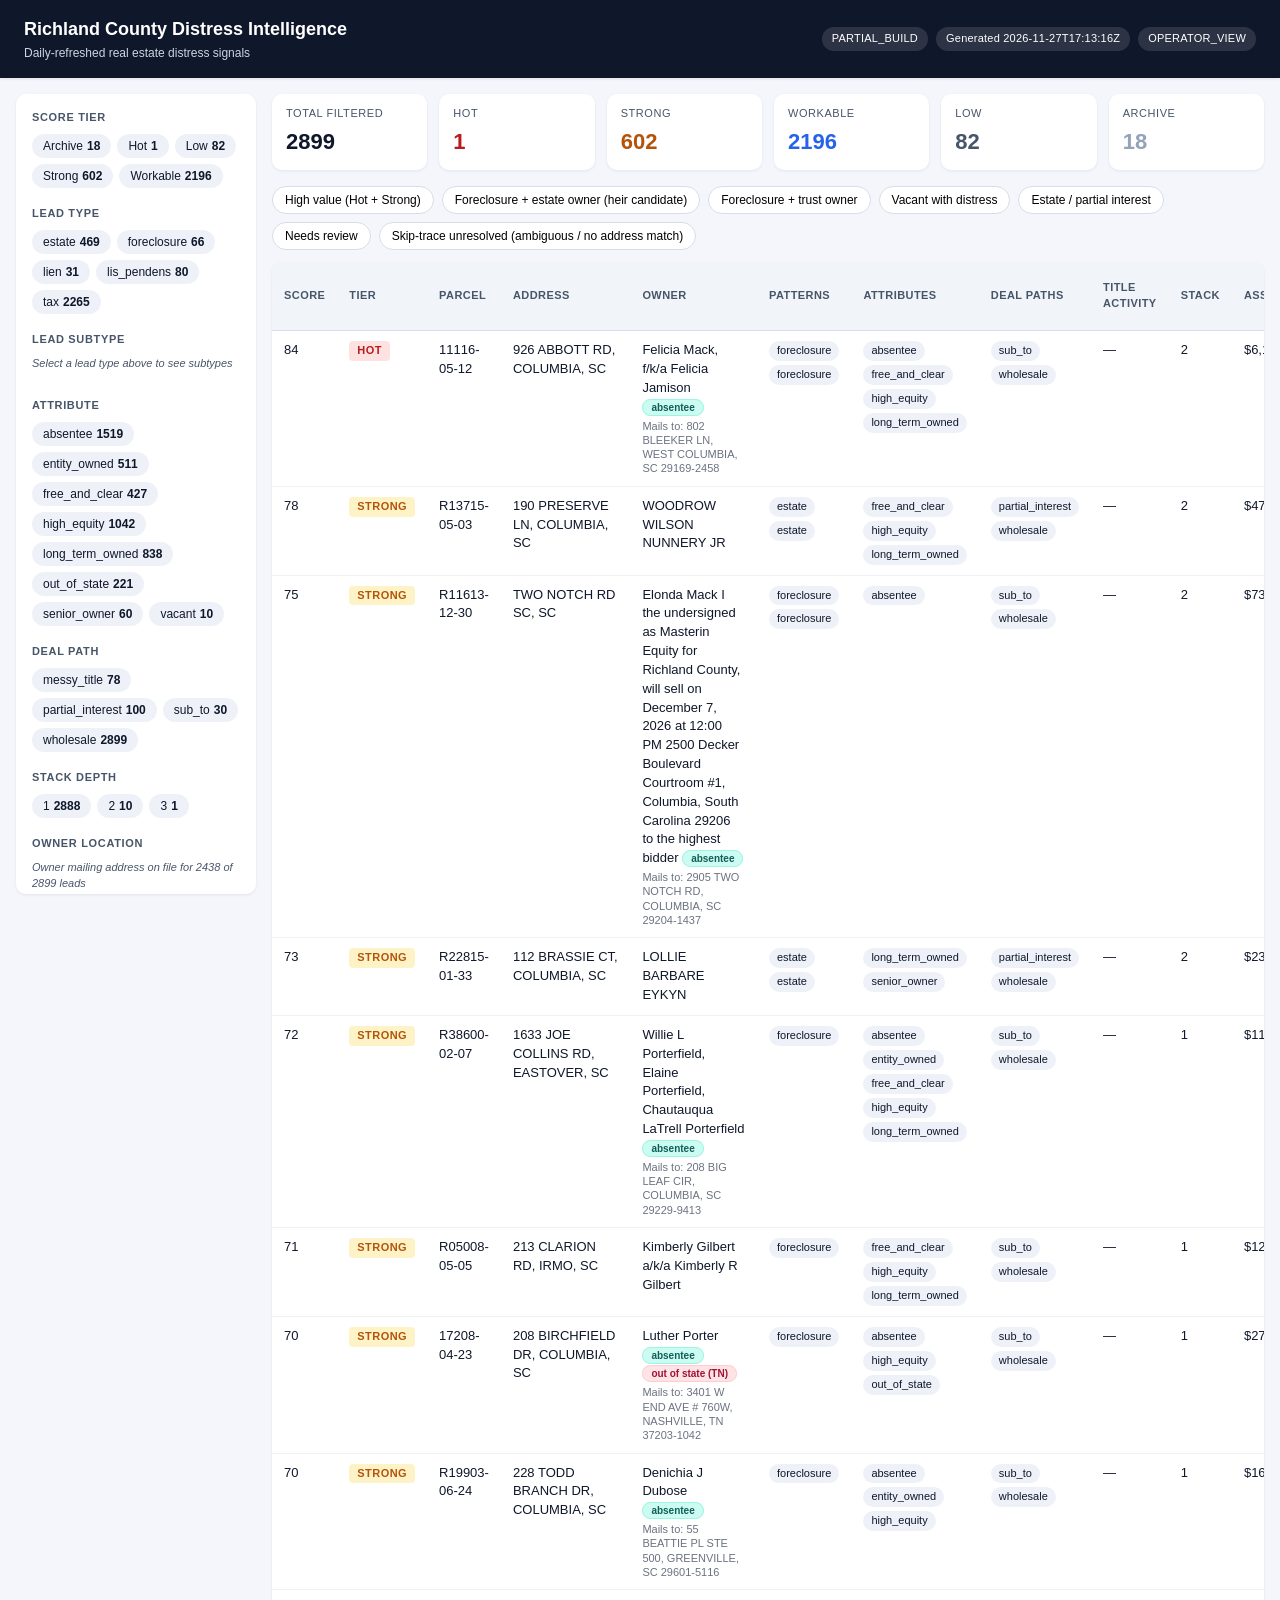
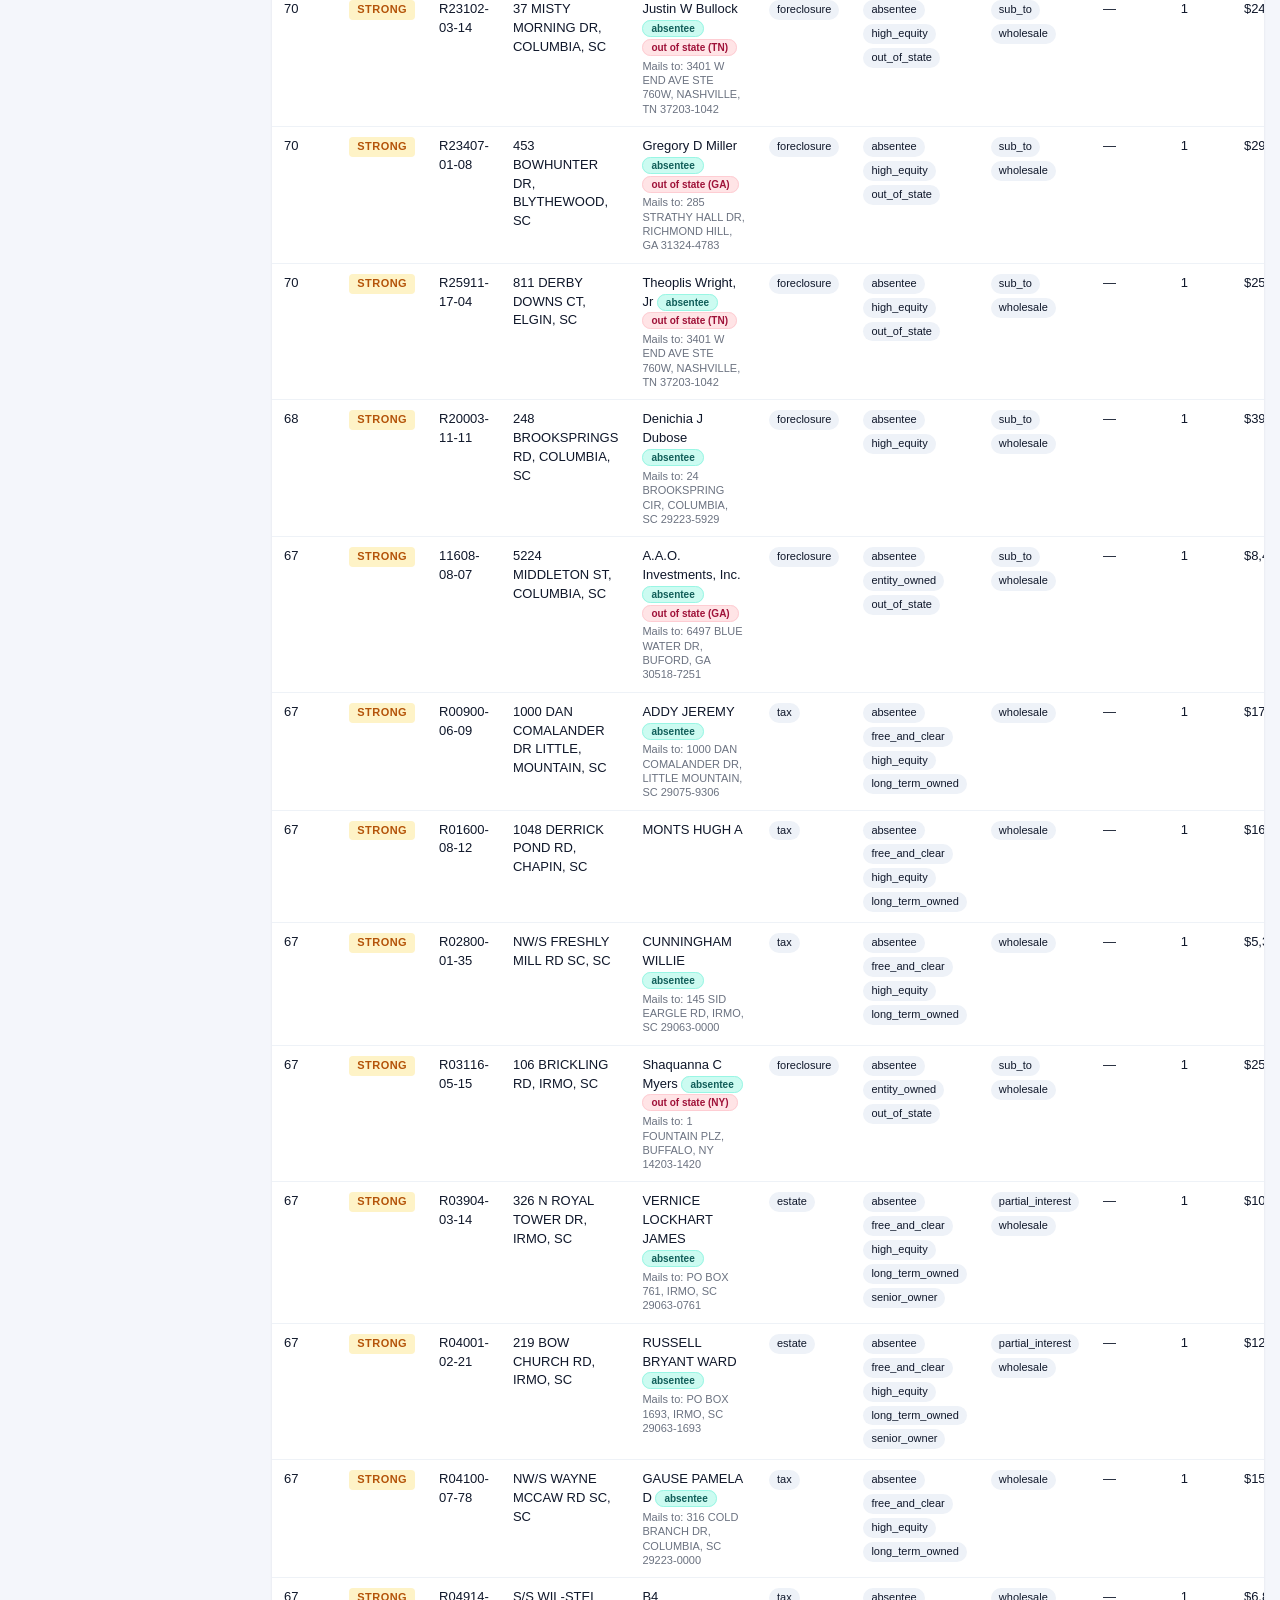
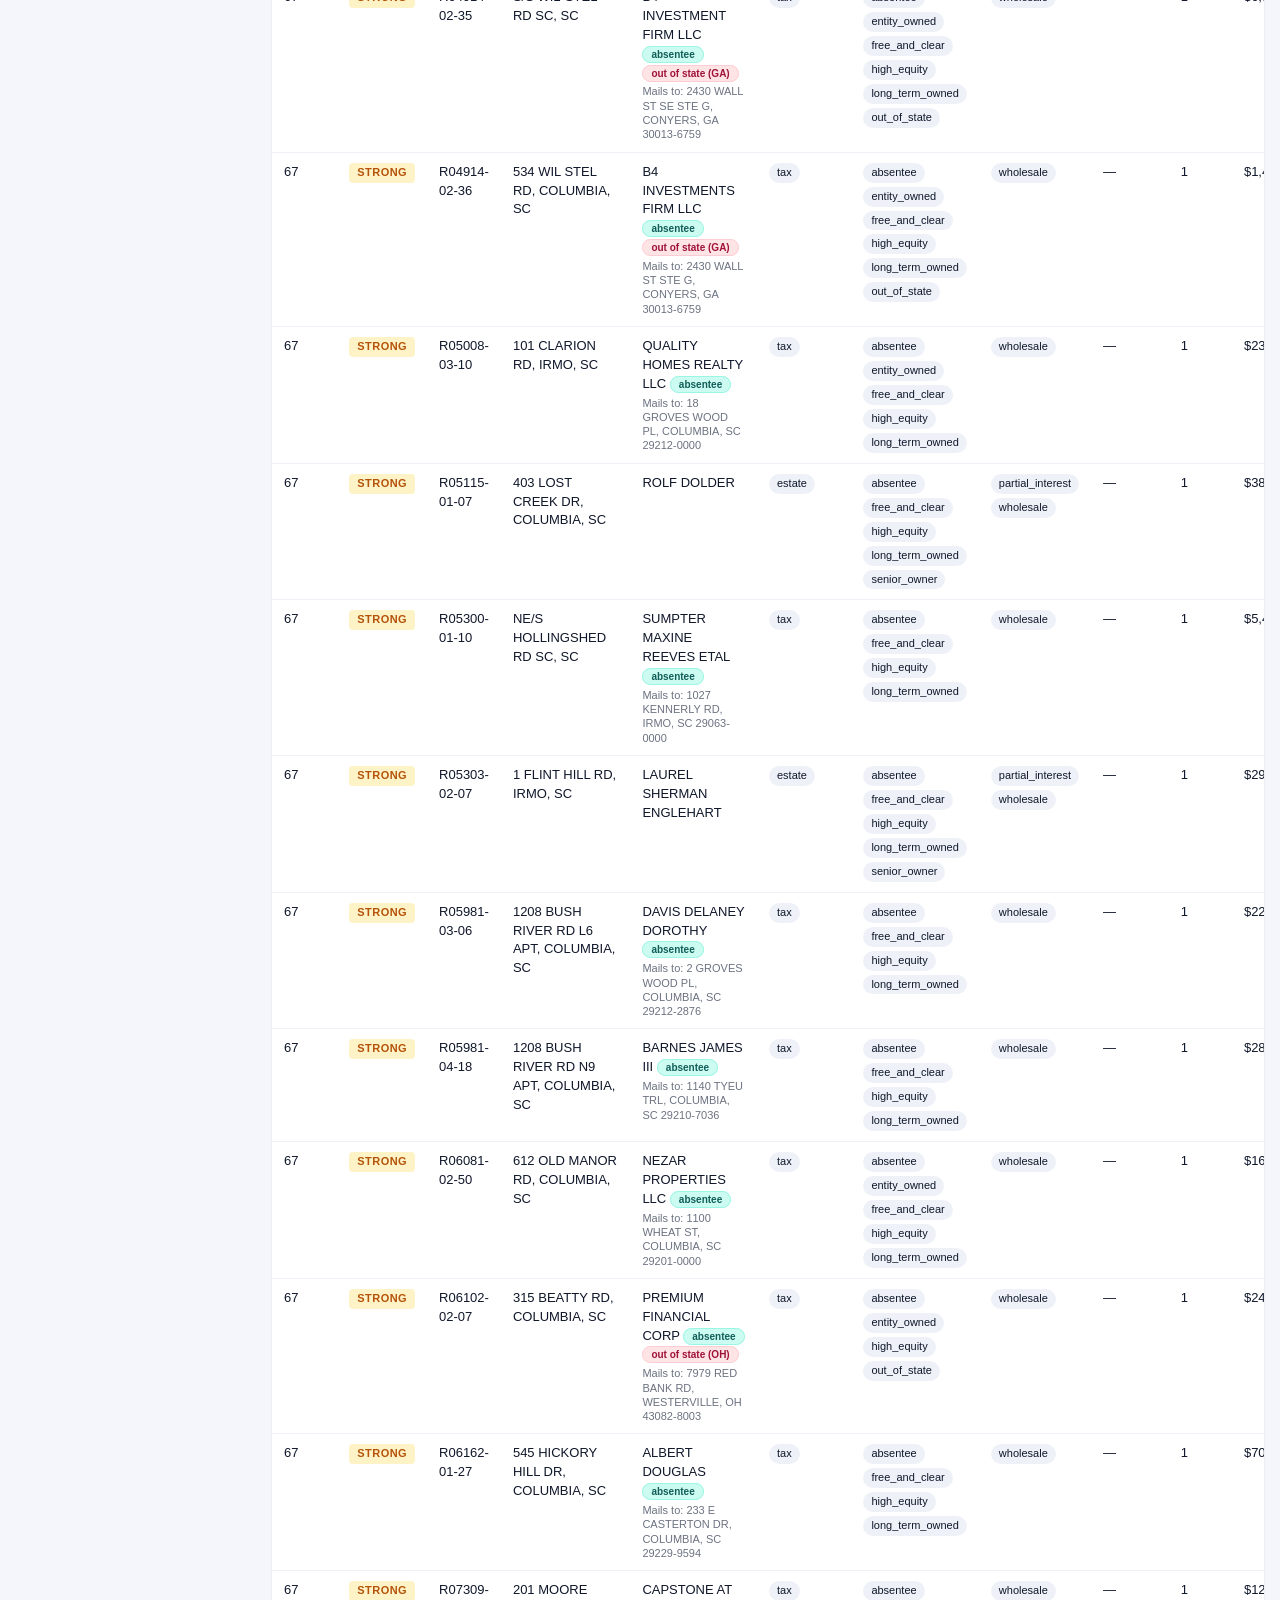
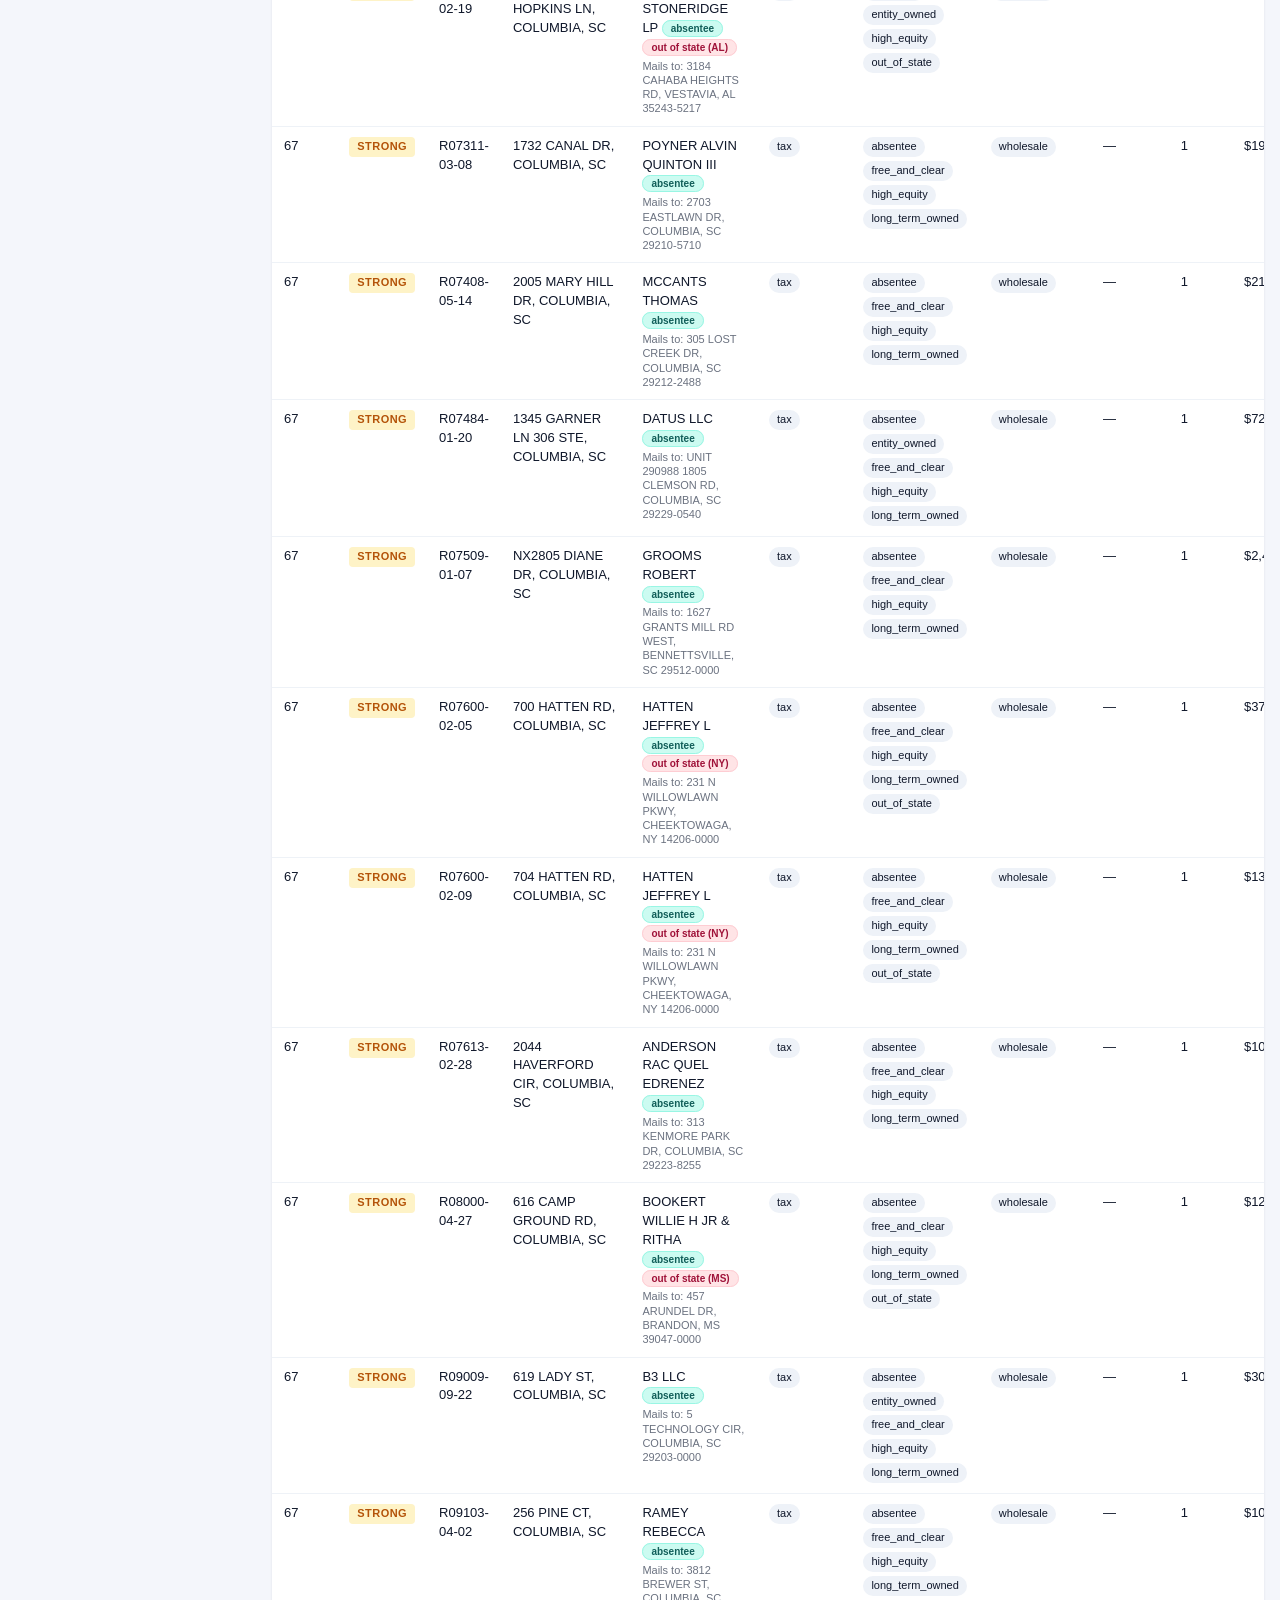
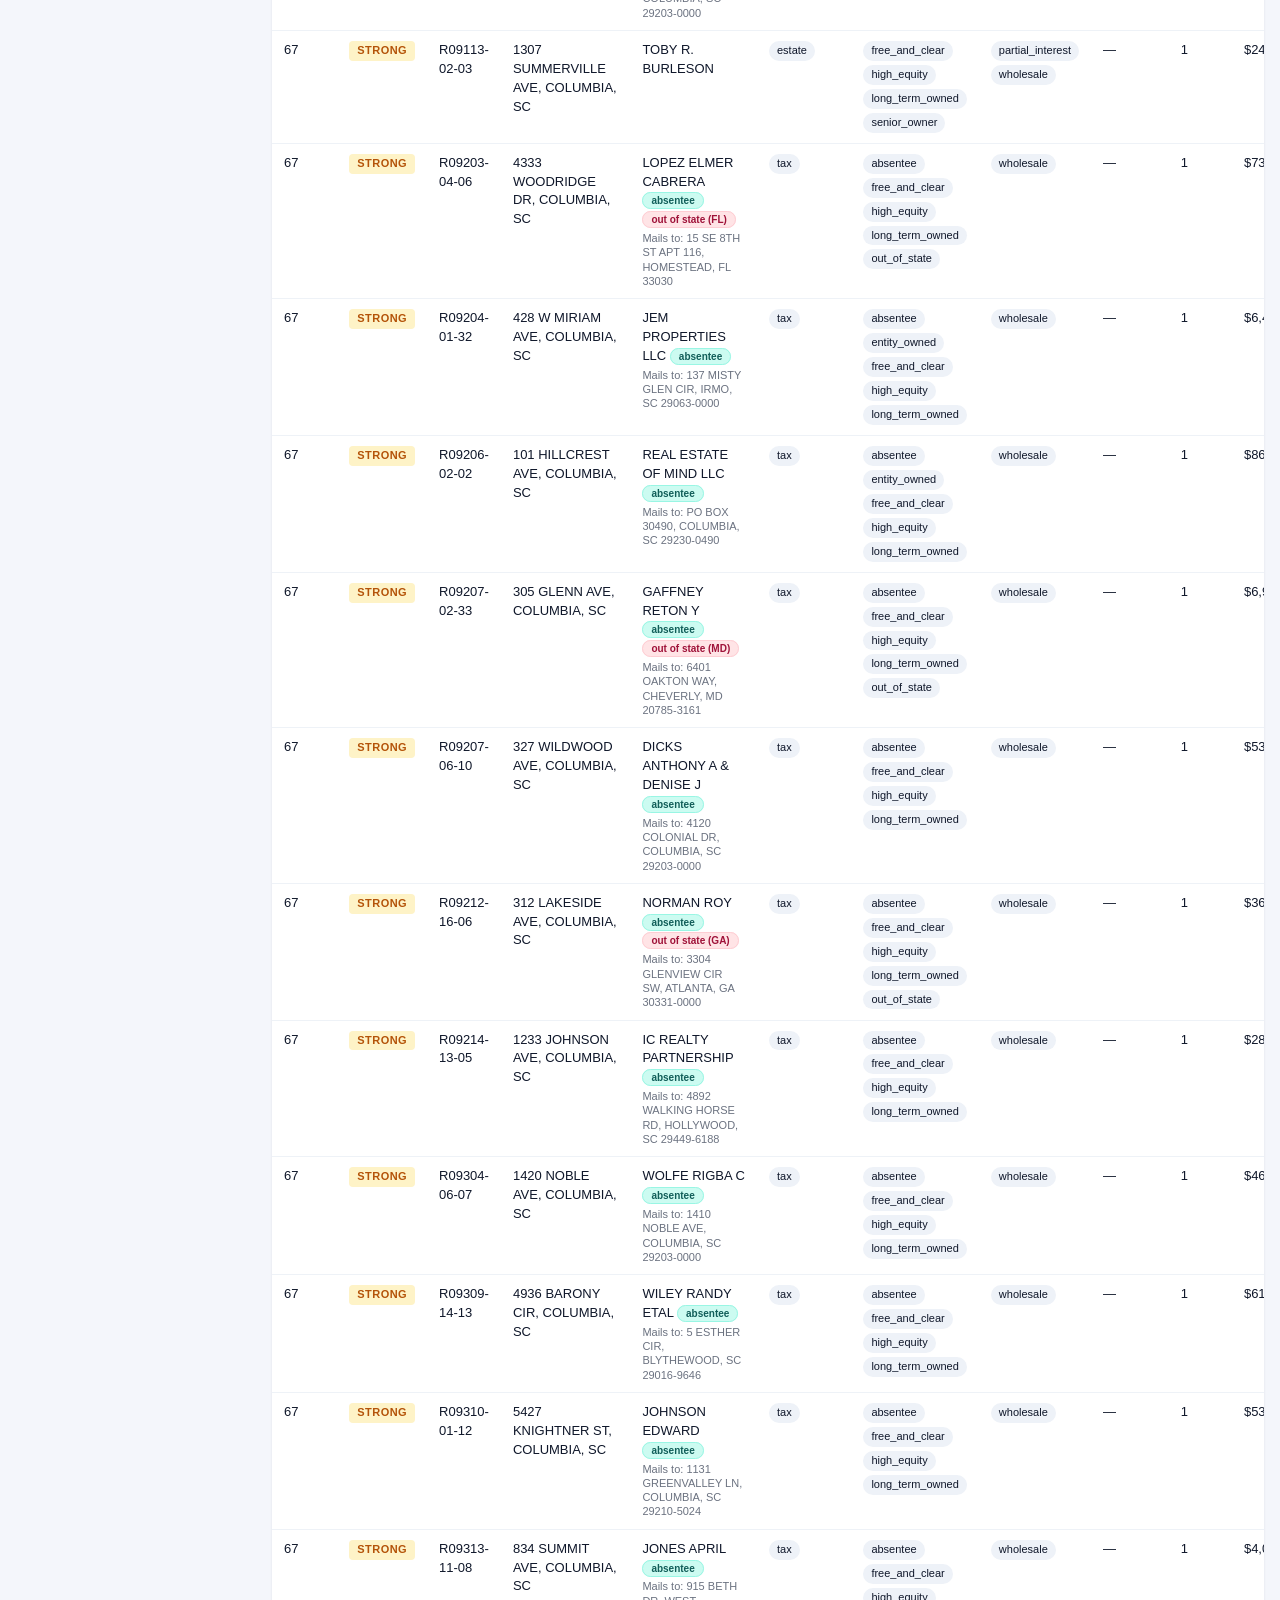
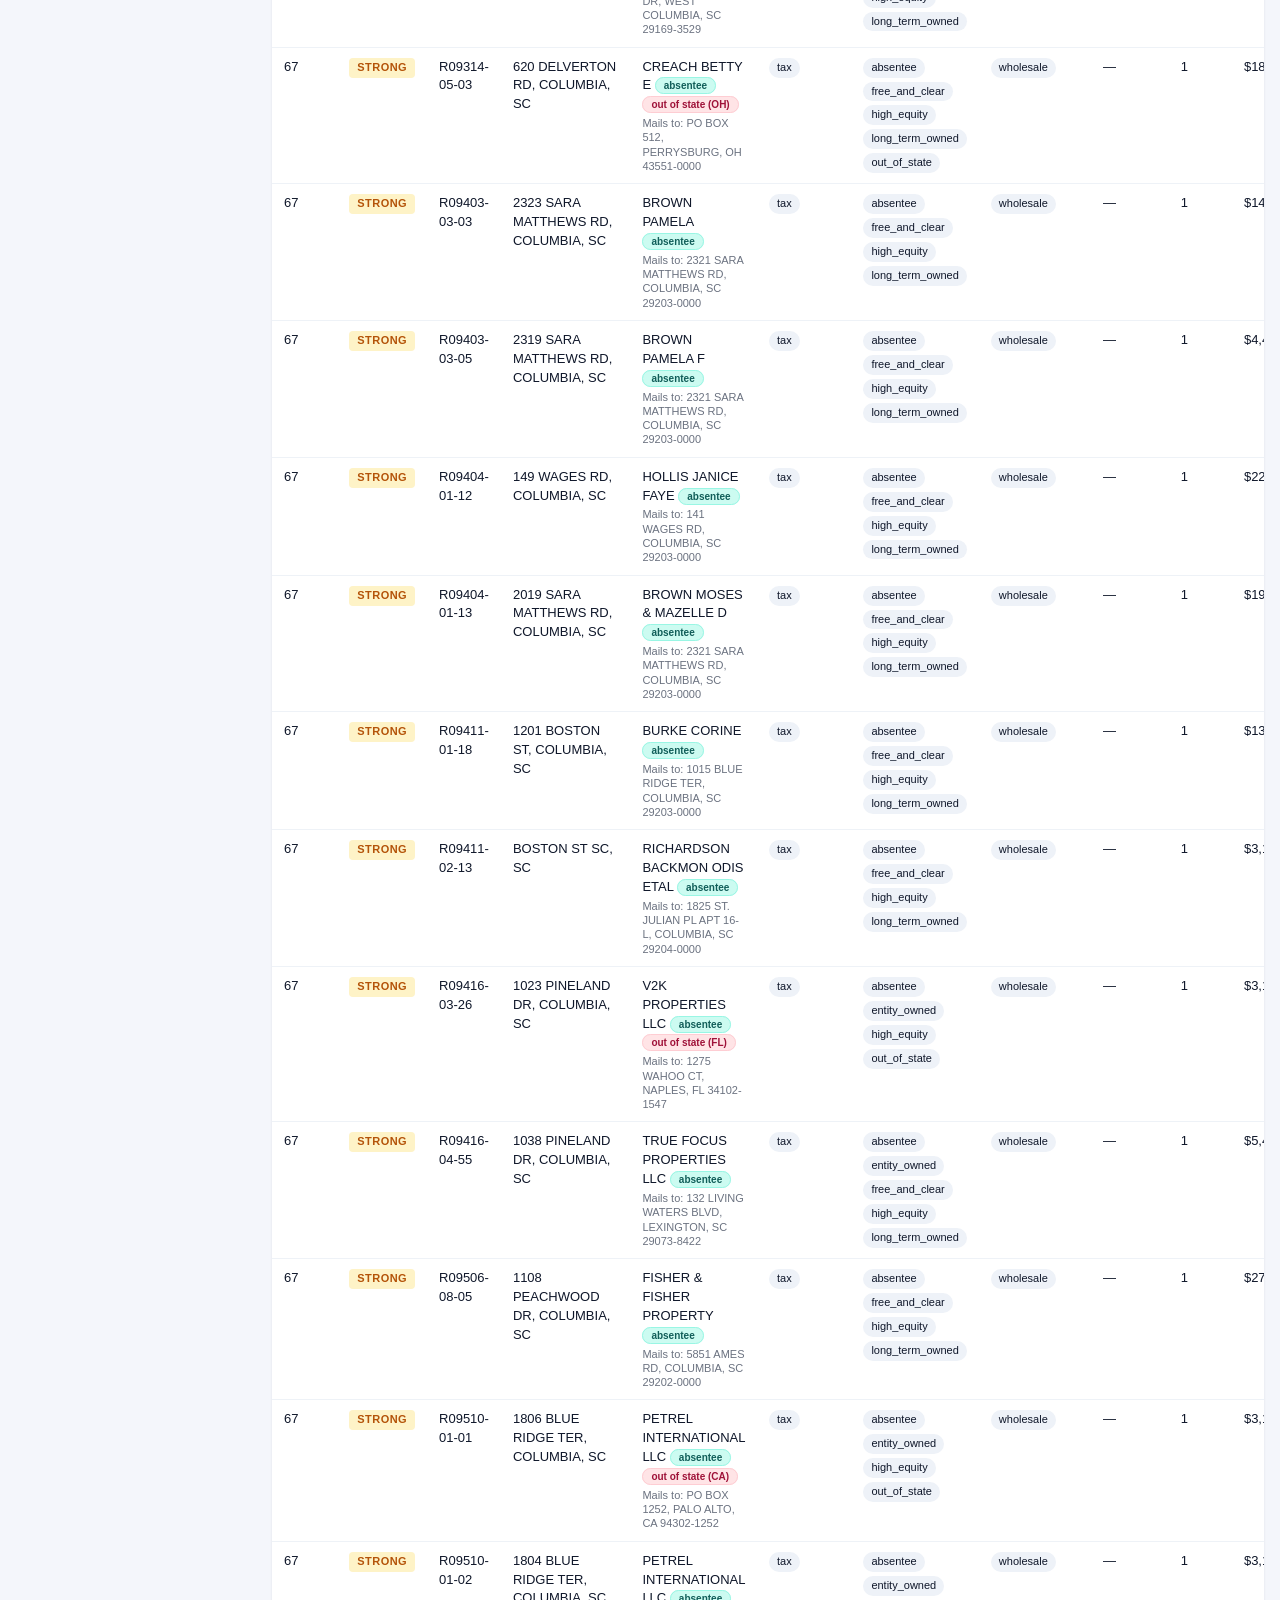
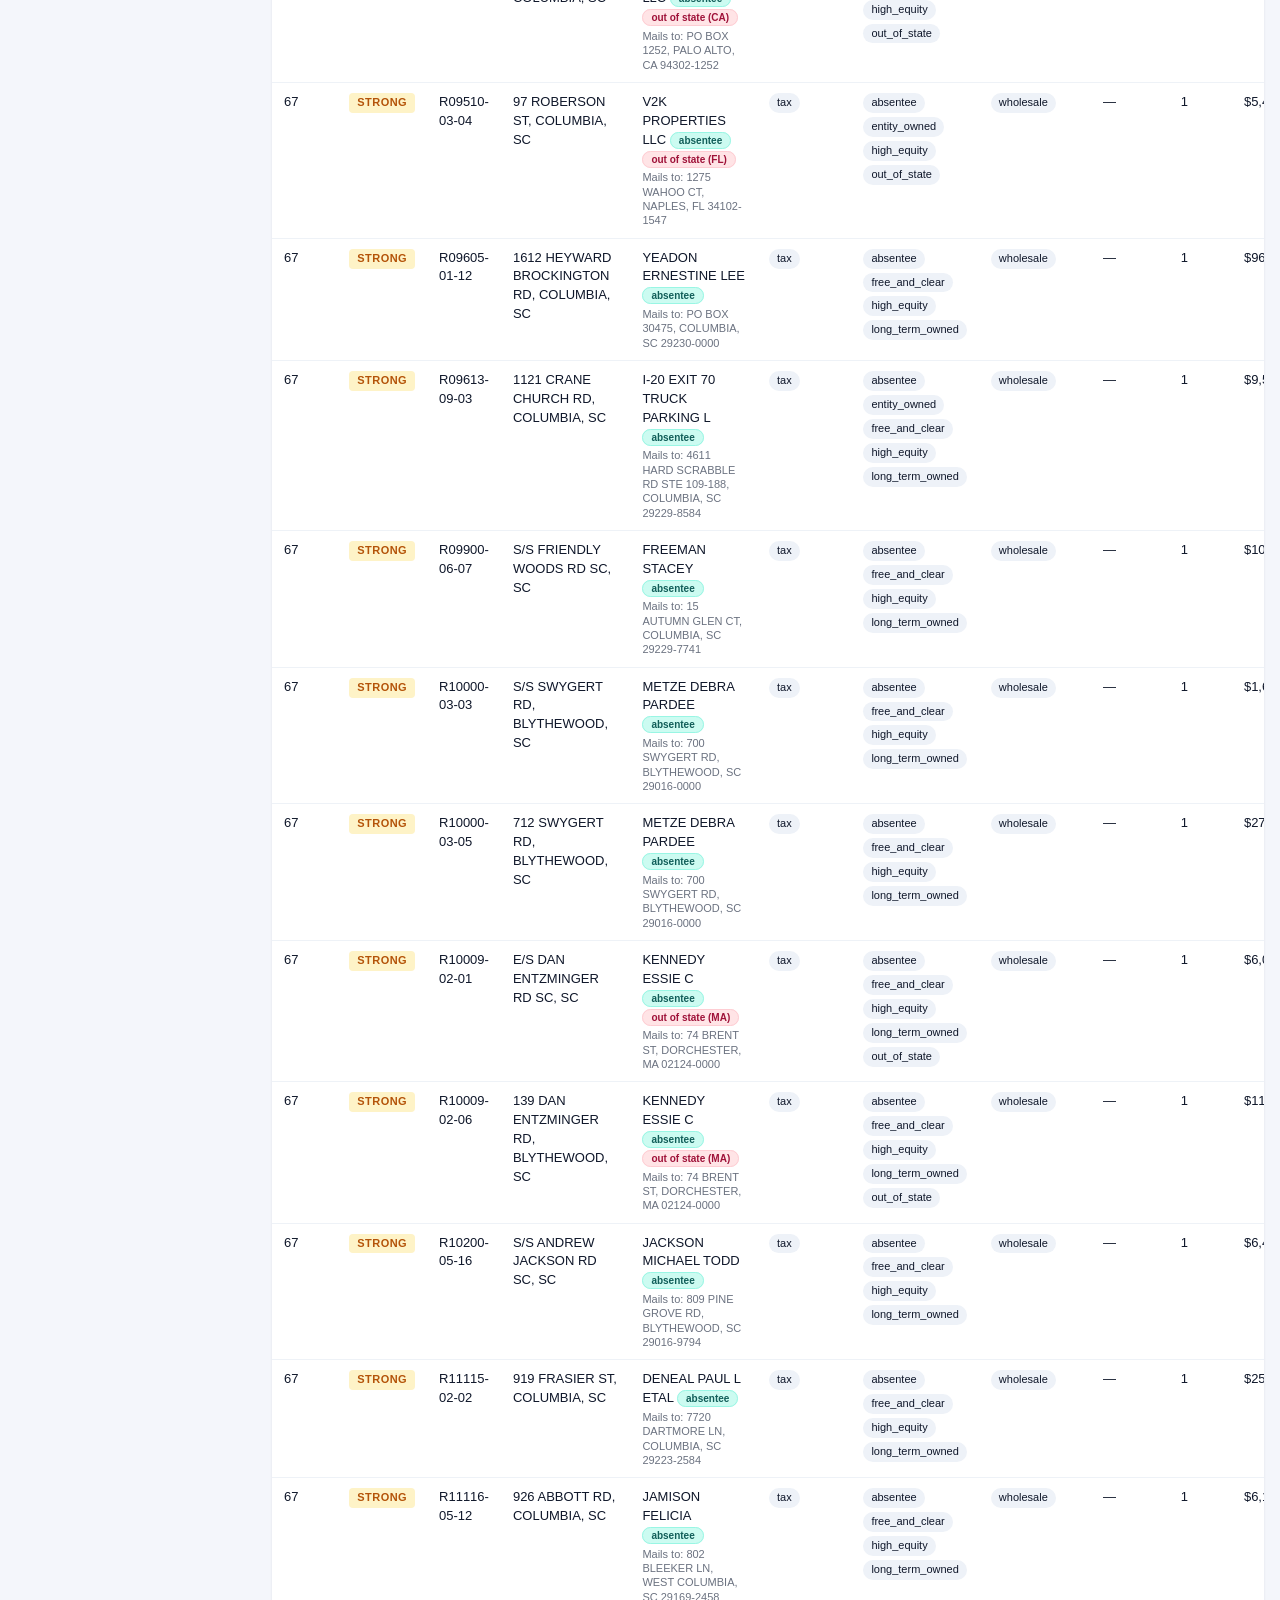
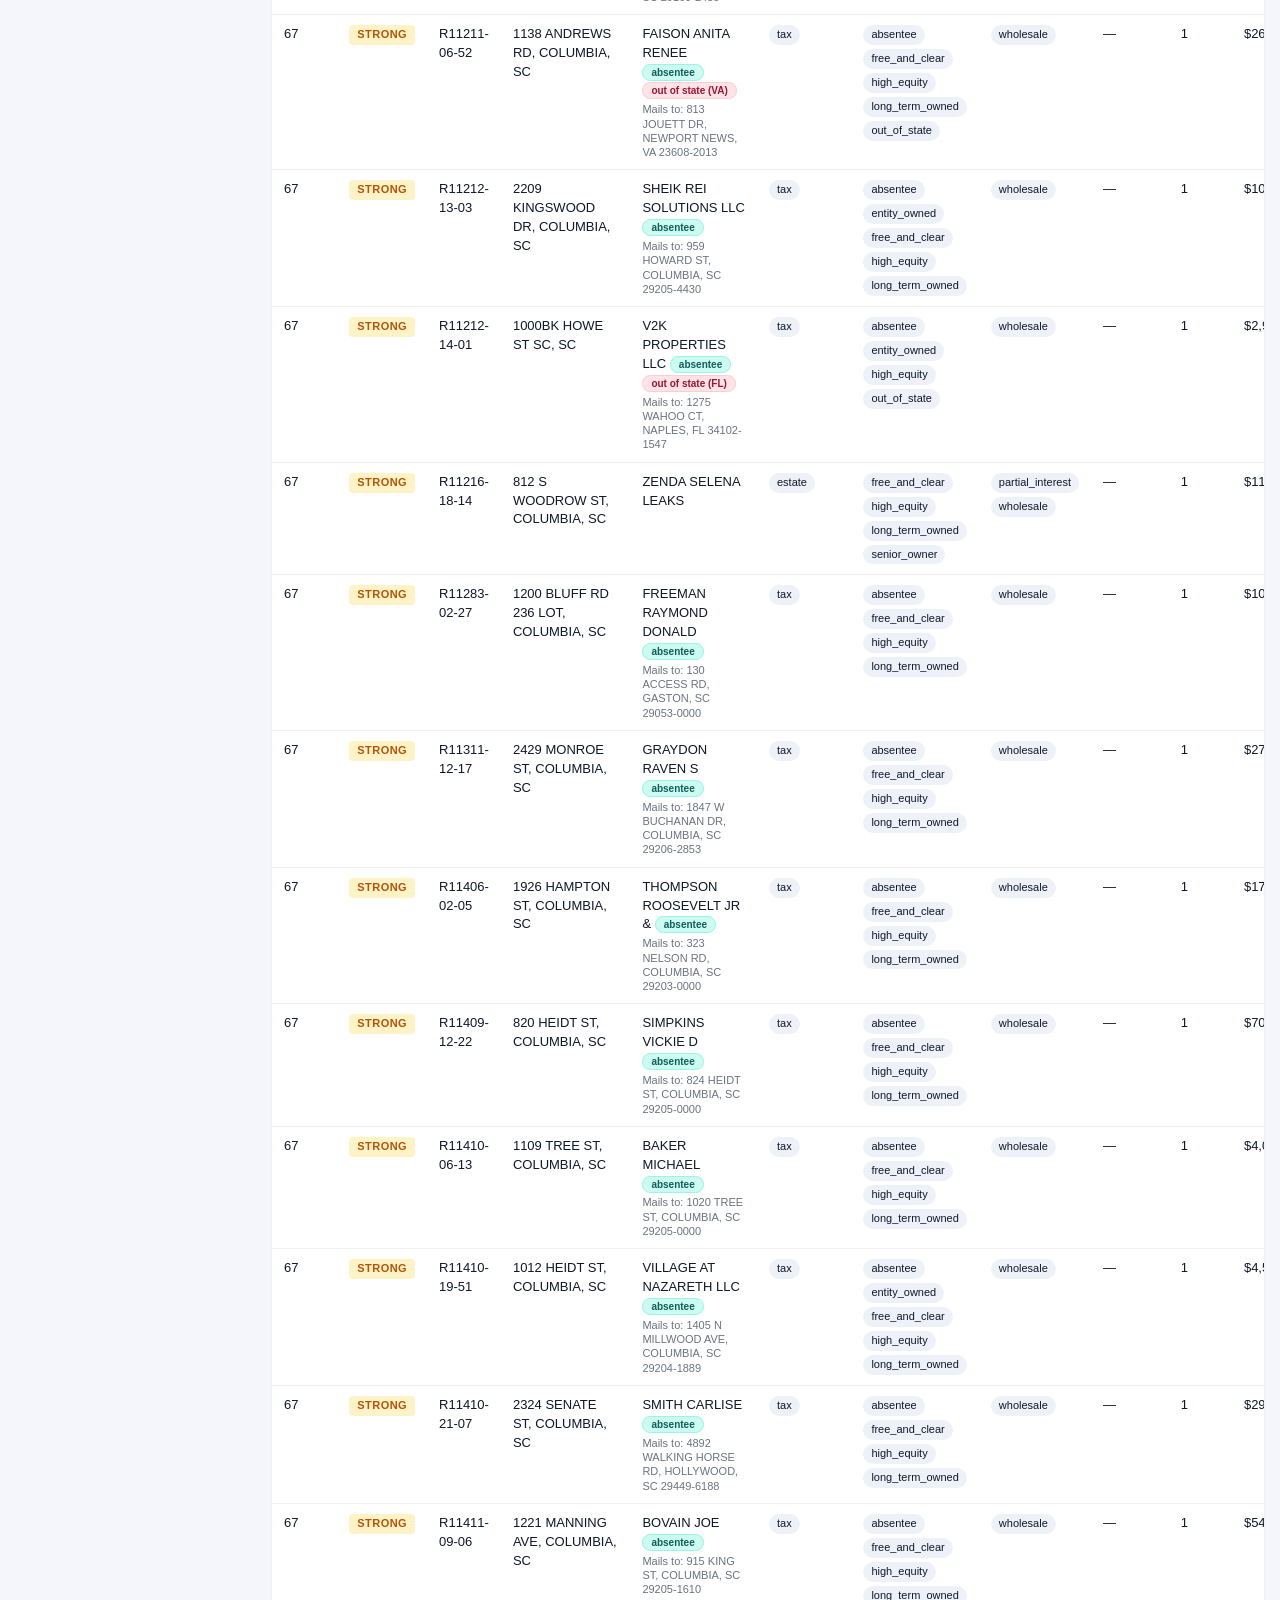
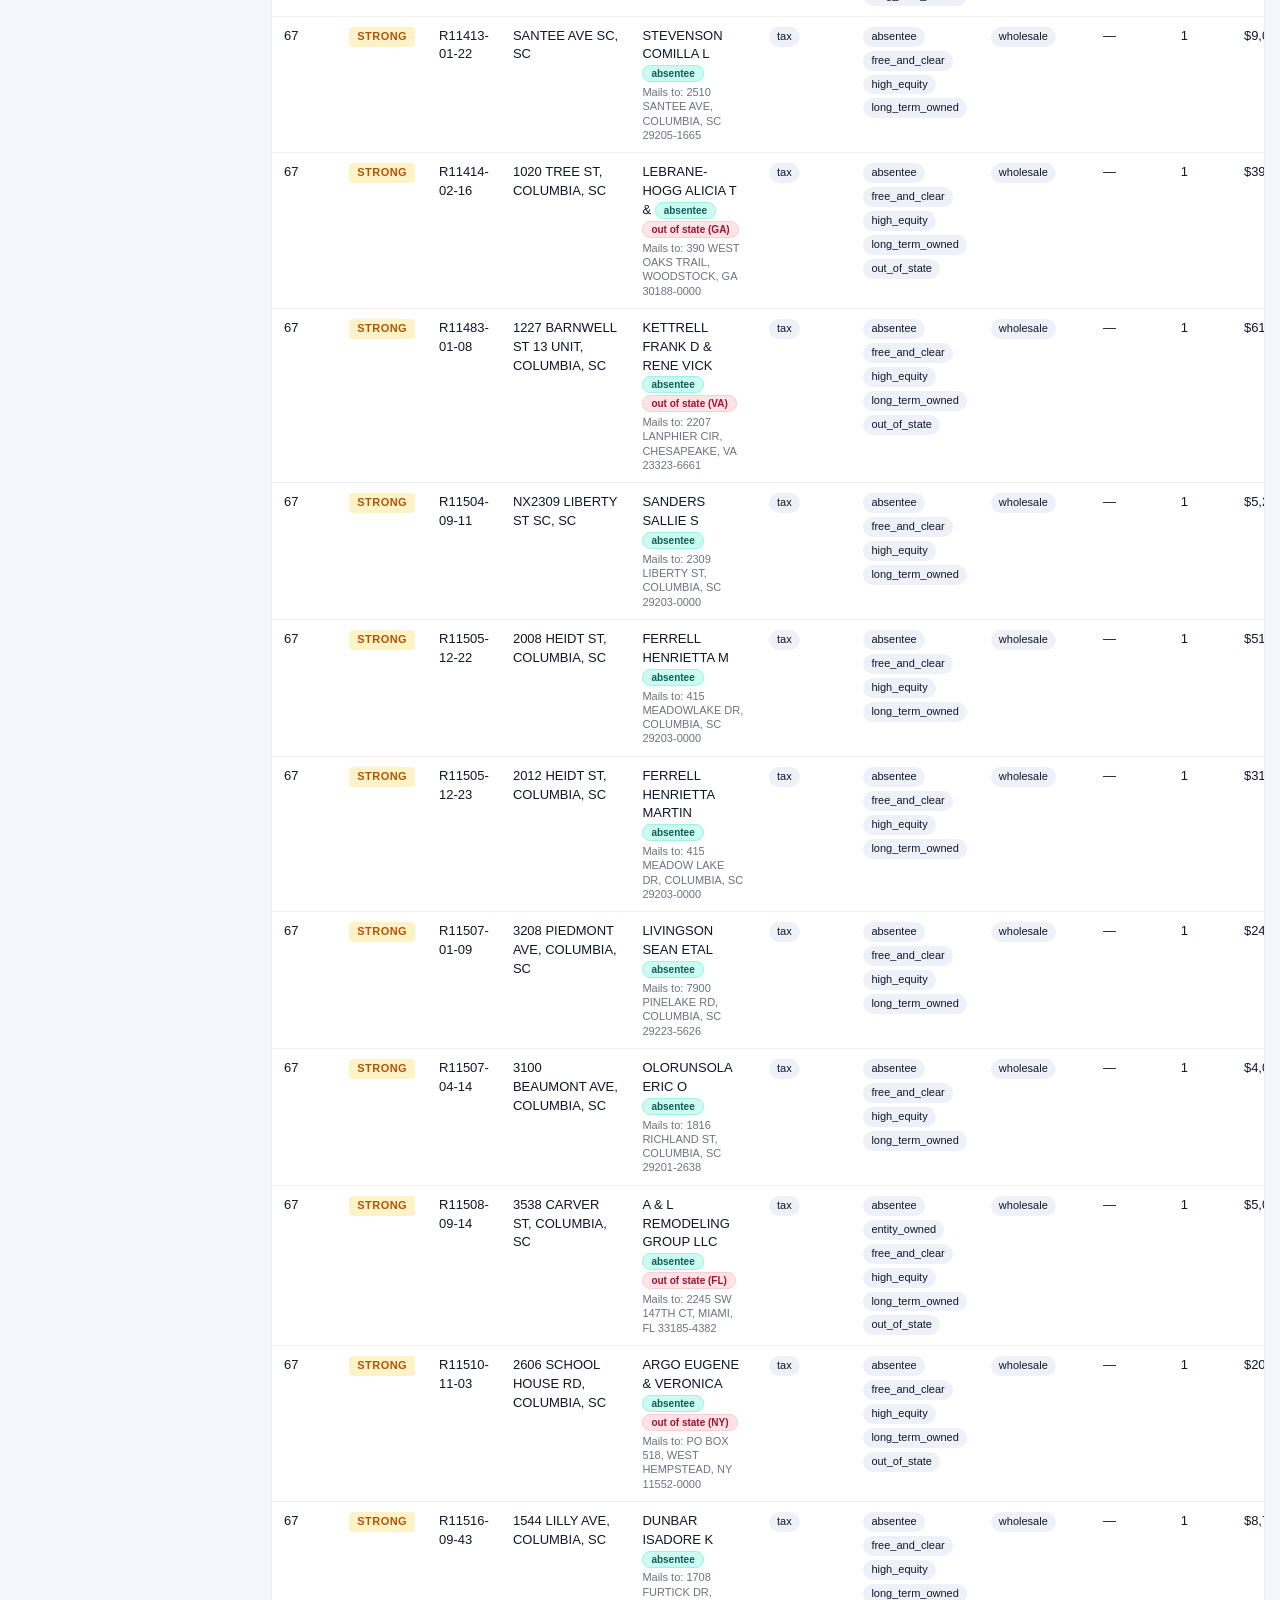
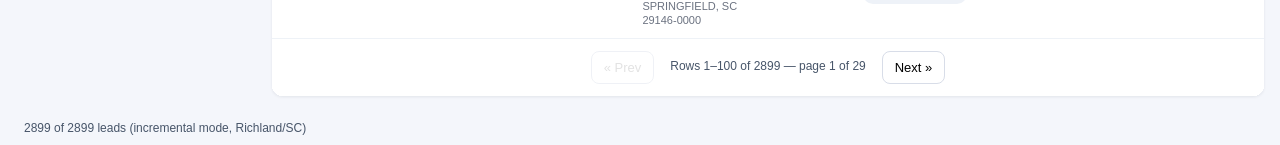
<file: dashboard/index.html>
<!doctype html>
<html lang="en">
<head>
  <meta charset="utf-8" />
  <meta name="viewport" content="width=device-width, initial-scale=1" />
  <title>Distress Intelligence</title>
  <link rel="stylesheet" href="dashboard.css" />
</head>
<body data-ready="0" data-mode="loading">
  <header class="topbar">
    <div class="topbar-inner">
      <div class="brand">
        <span class="brand-title" id="brand-title">Distress Intelligence</span>
        <span class="brand-subtitle" id="brand-subtitle">Daily-refreshed real estate distress signals</span>
      </div>
      <div class="topbar-meta">
        <span class="meta-pill" id="build-label">FULL_BUILD</span>
        <span class="meta-pill" id="generated-at">—</span>
        <span class="meta-pill" id="view-mode-pill">CLIENT_VIEW</span>
      </div>
    </div>
  </header>

  <section class="status-banner" id="status-banner" hidden></section>

  <main class="layout">
    <aside class="filter-rail" id="filter-rail">
      <div class="rail-group">
        <h3 class="rail-heading">Score tier</h3>
        <div class="chip-group" id="chips-tier" data-axis="tier"></div>
      </div>
      <div class="rail-group">
        <h3 class="rail-heading">Lead type</h3>
        <div class="chip-group" id="chips-pattern" data-axis="pattern"></div>
      </div>
      <div class="rail-group" id="rail-doc-type" hidden>
        <h3 class="rail-heading">Lead subtype</h3>
        <p class="rail-hint" id="doc-type-hint">Select a lead type above to see subtypes</p>
        <div class="chip-group" id="chips-doc-type" data-axis="doc_type"></div>
      </div>
      <div class="rail-group">
        <h3 class="rail-heading">Attribute</h3>
        <div class="chip-group" id="chips-attribute" data-axis="attribute"></div>
      </div>
      <div class="rail-group">
        <h3 class="rail-heading">Deal path</h3>
        <div class="chip-group" id="chips-deal-path" data-axis="deal_path"></div>
      </div>
      <div class="rail-group">
        <h3 class="rail-heading">Stack depth</h3>
        <div class="chip-group" id="chips-stack-depth" data-axis="stack_depth"></div>
      </div>
      <div class="rail-group" id="rail-owner-location" hidden>
        <h3 class="rail-heading">Owner location</h3>
        <p class="rail-hint" id="owner-location-hint"></p>
        <div class="chip-group" id="chips-owner-location" data-axis="owner_location"></div>
      </div>

      <div class="rail-group" id="rail-years-delinquent" hidden>
        <h3 class="rail-heading">Years tax delinquent</h3>
        <label class="rail-field">
          Minimum
          <input type="number" id="min-years-delinquent" min="0" step="1" placeholder="Any" />
        </label>
      </div>

      <div class="rail-group" id="rail-related-records" hidden>
        <h3 class="rail-heading">Title Activity</h3>
        <p class="rail-hint" id="related-records-summary"></p>
        <div class="chip-group">
          <button class="chip" type="button" aria-pressed="false" data-related="found">Found</button>
          <button class="chip" type="button" aria-pressed="false" data-related="not_found">Not found</button>
        </div>
      </div>

      <div class="rail-group rail-actions">
        <button id="reset-filters" class="action-btn">Reset filters</button>
        <button id="toggle-view-mode" class="action-btn secondary">
          Switch to Operator View
        </button>
        <button id="csv-export" class="action-btn primary" data-testid="csv-export">
          Export CSV
        </button>
        <button id="csv-export-skiptrace" class="action-btn" data-testid="csv-export-skiptrace" title="Property leads with a resolved address: parcel ID, split owner name, street/city/state/zip">
          Export skiptrace CSV
        </button>
        <button id="csv-export-names-only" class="action-btn" data-testid="csv-export-names-only" title="Leads with no resolved address: split owner name, county, state -- for DealMachine people search">
          Export names-only CSV
        </button>
      </div>
    </aside>

    <section class="content">
      <div class="stat-tiles" id="stat-tiles" role="status"></div>
      <div class="precanned-views" id="precanned-views"></div>

      <div class="table-wrap" id="table-wrap">
        <table class="leads-table" id="leads-table" aria-label="Distress leads">
          <thead>
            <tr>
              <th data-sort="display_score">Score</th>
              <th data-sort="display_tier">Tier</th>
              <th data-sort="primary_parcel_id">Parcel</th>
              <th data-sort="display_address">Address</th>
              <th data-sort="display_owner">Owner</th>
              <th>Patterns</th>
              <th>Attributes</th>
              <th>Deal paths</th>
              <th data-sort="related_records_count">Title Activity</th>
              <th data-sort="stack_depth">Stack</th>
              <th data-sort="display_assessed_value">Assessed</th>
              <th data-sort="display_last_sale_price">Last sale</th>
              <th data-sort="expected_sale_date">Sale / event date</th>
              <th>Review flags</th>
              <th>Source</th>
              <th>Contact</th>
            </tr>
          </thead>
          <tbody id="leads-tbody"></tbody>
        </table>
        <p class="empty-state" id="empty-state" hidden>
          No leads match the current filter set.
        </p>
        <div class="table-pagination" id="table-pagination" hidden></div>
      </div>
    </section>
  </main>

  <footer class="footer">
    <span id="footer-counts">—</span>
    <span class="footer-spacer"></span>
    <a class="footer-link" id="repo-link" href="#" target="_blank" rel="noopener" hidden>repo</a>
  </footer>

  <script src="dashboard.js" defer></script>
</body>
</html>
</file>
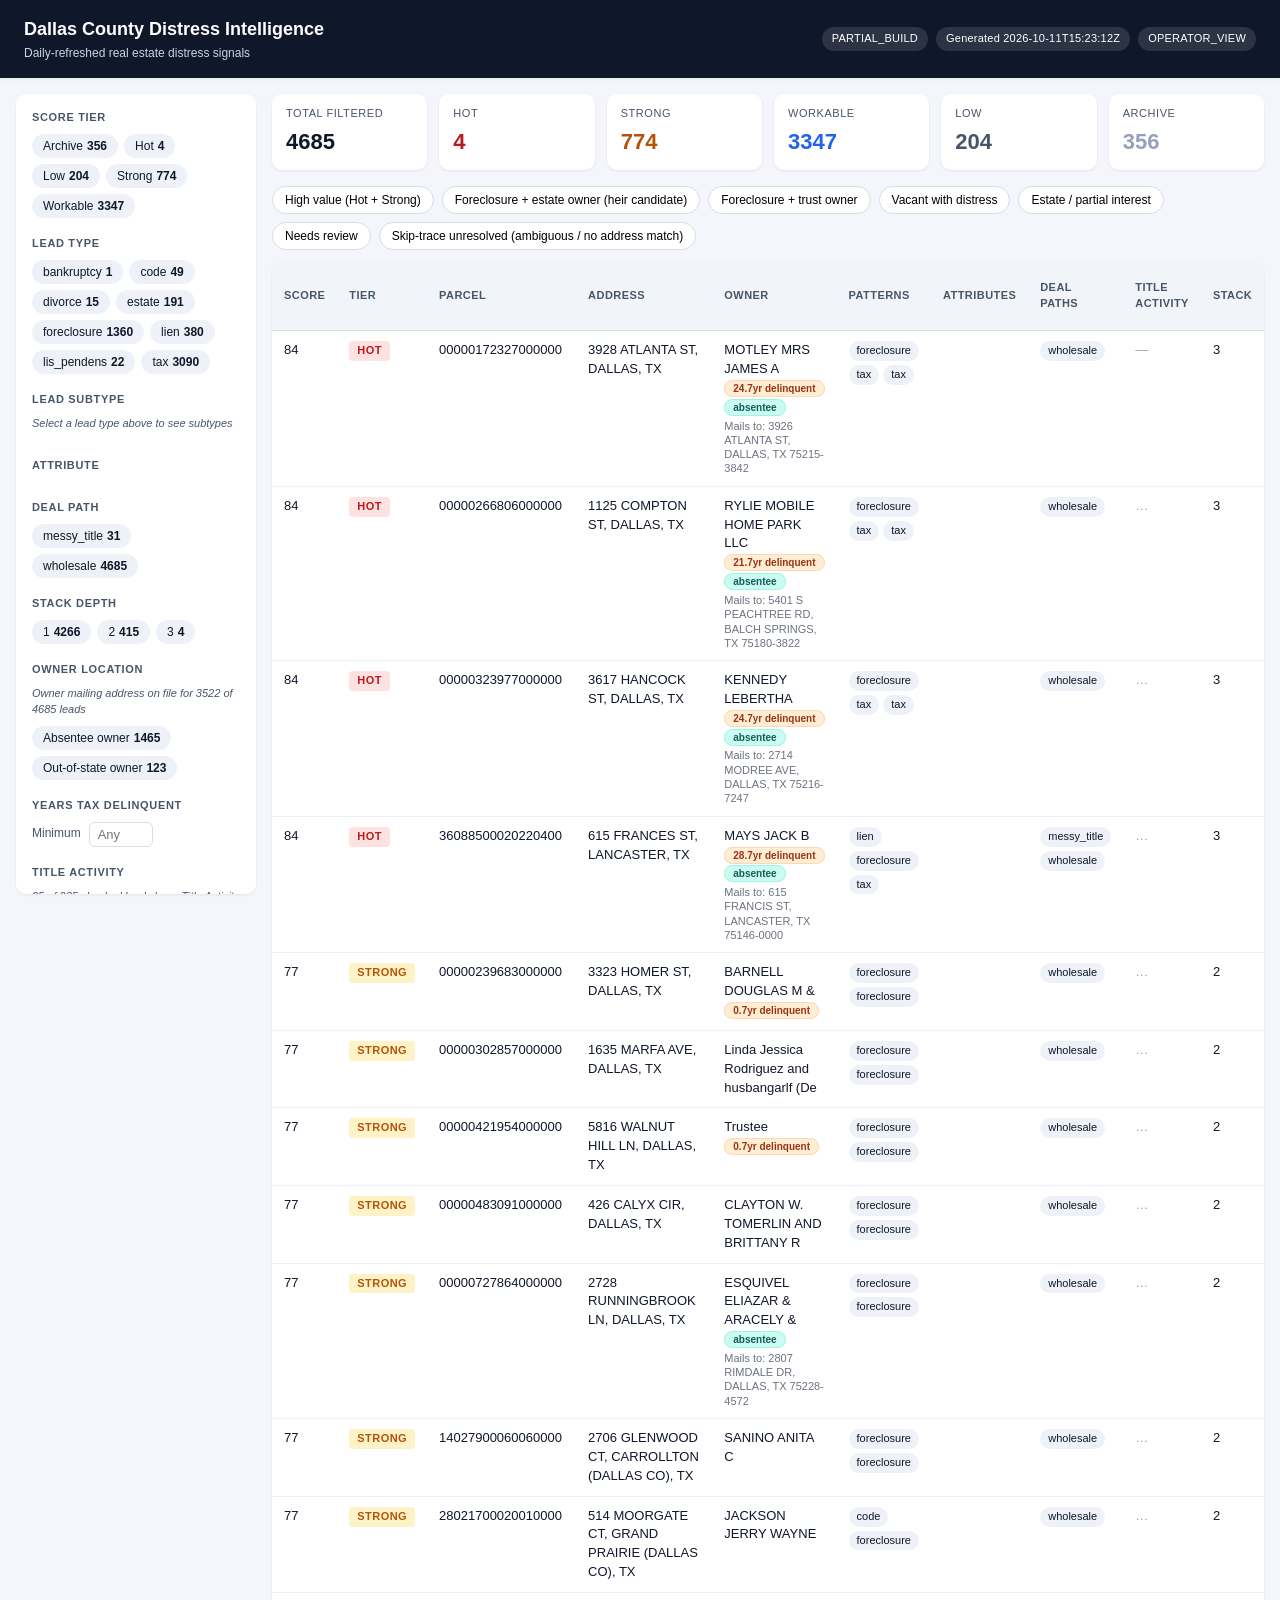
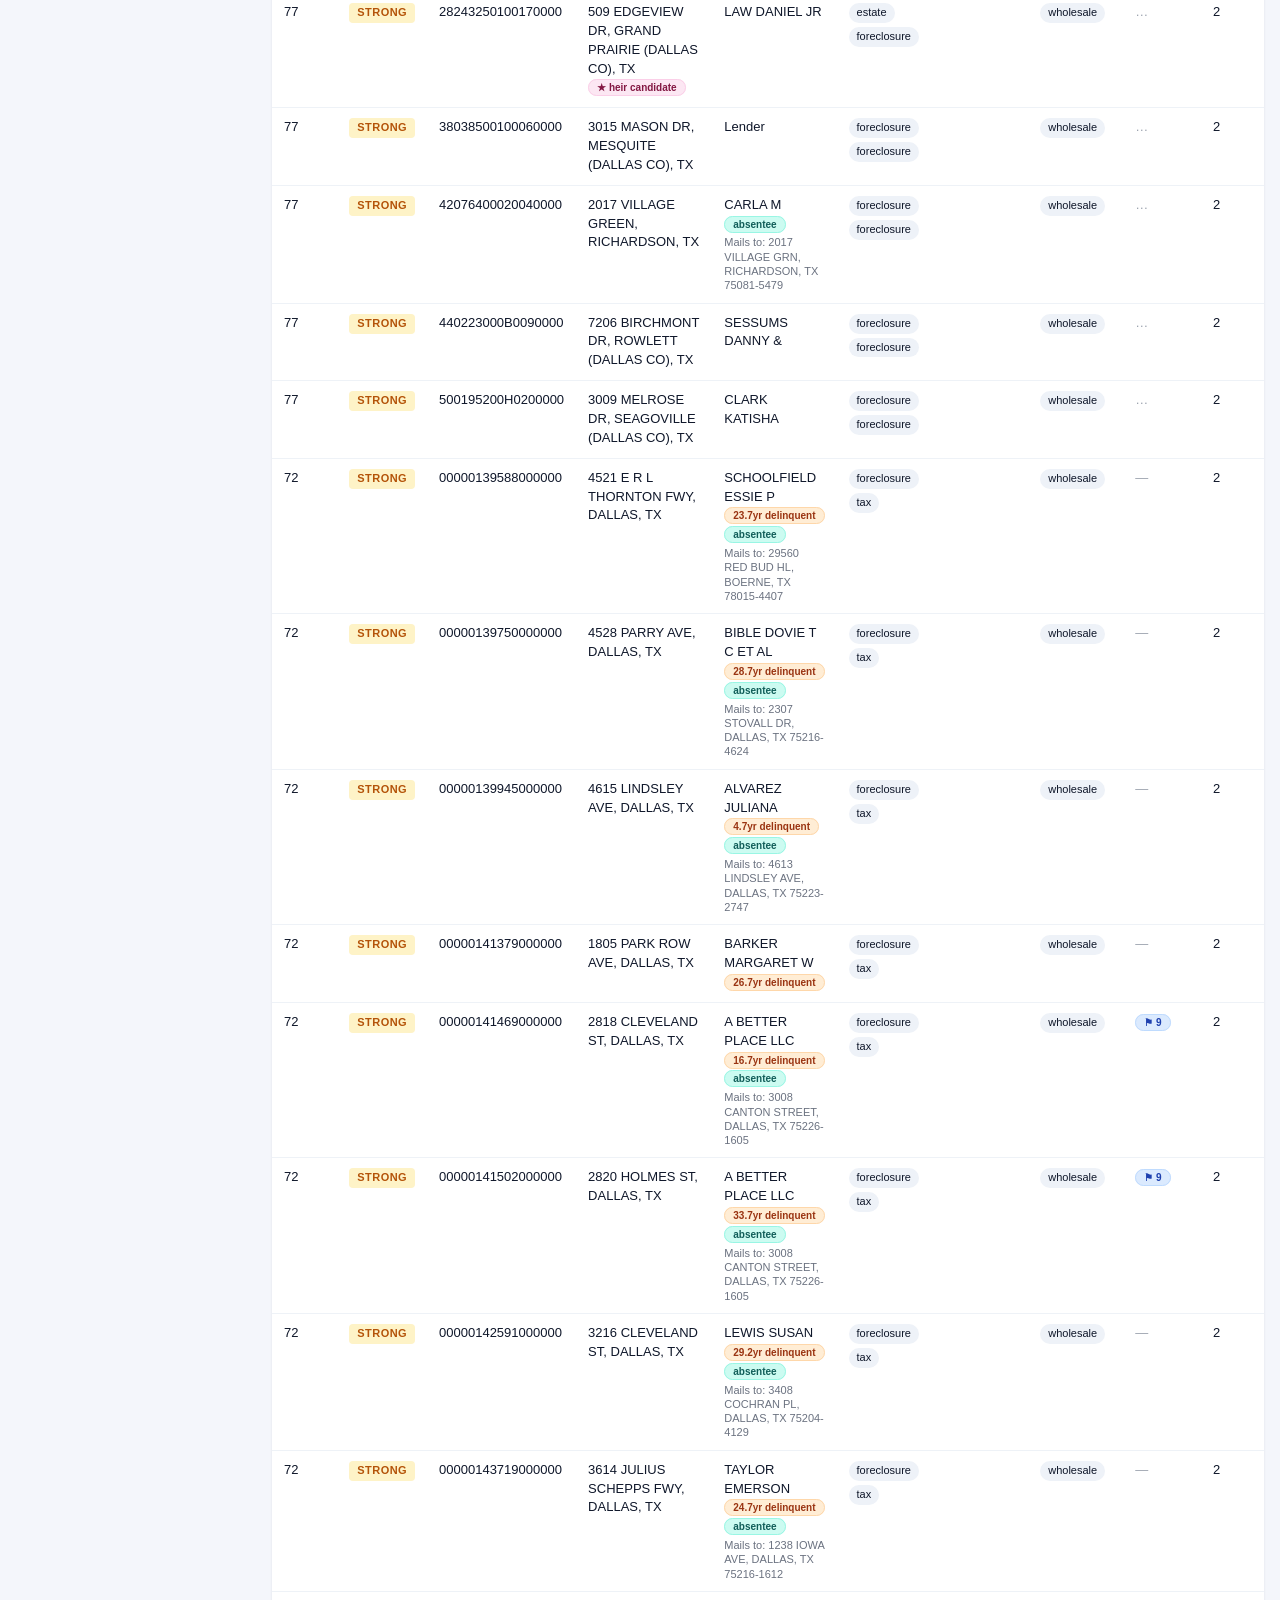
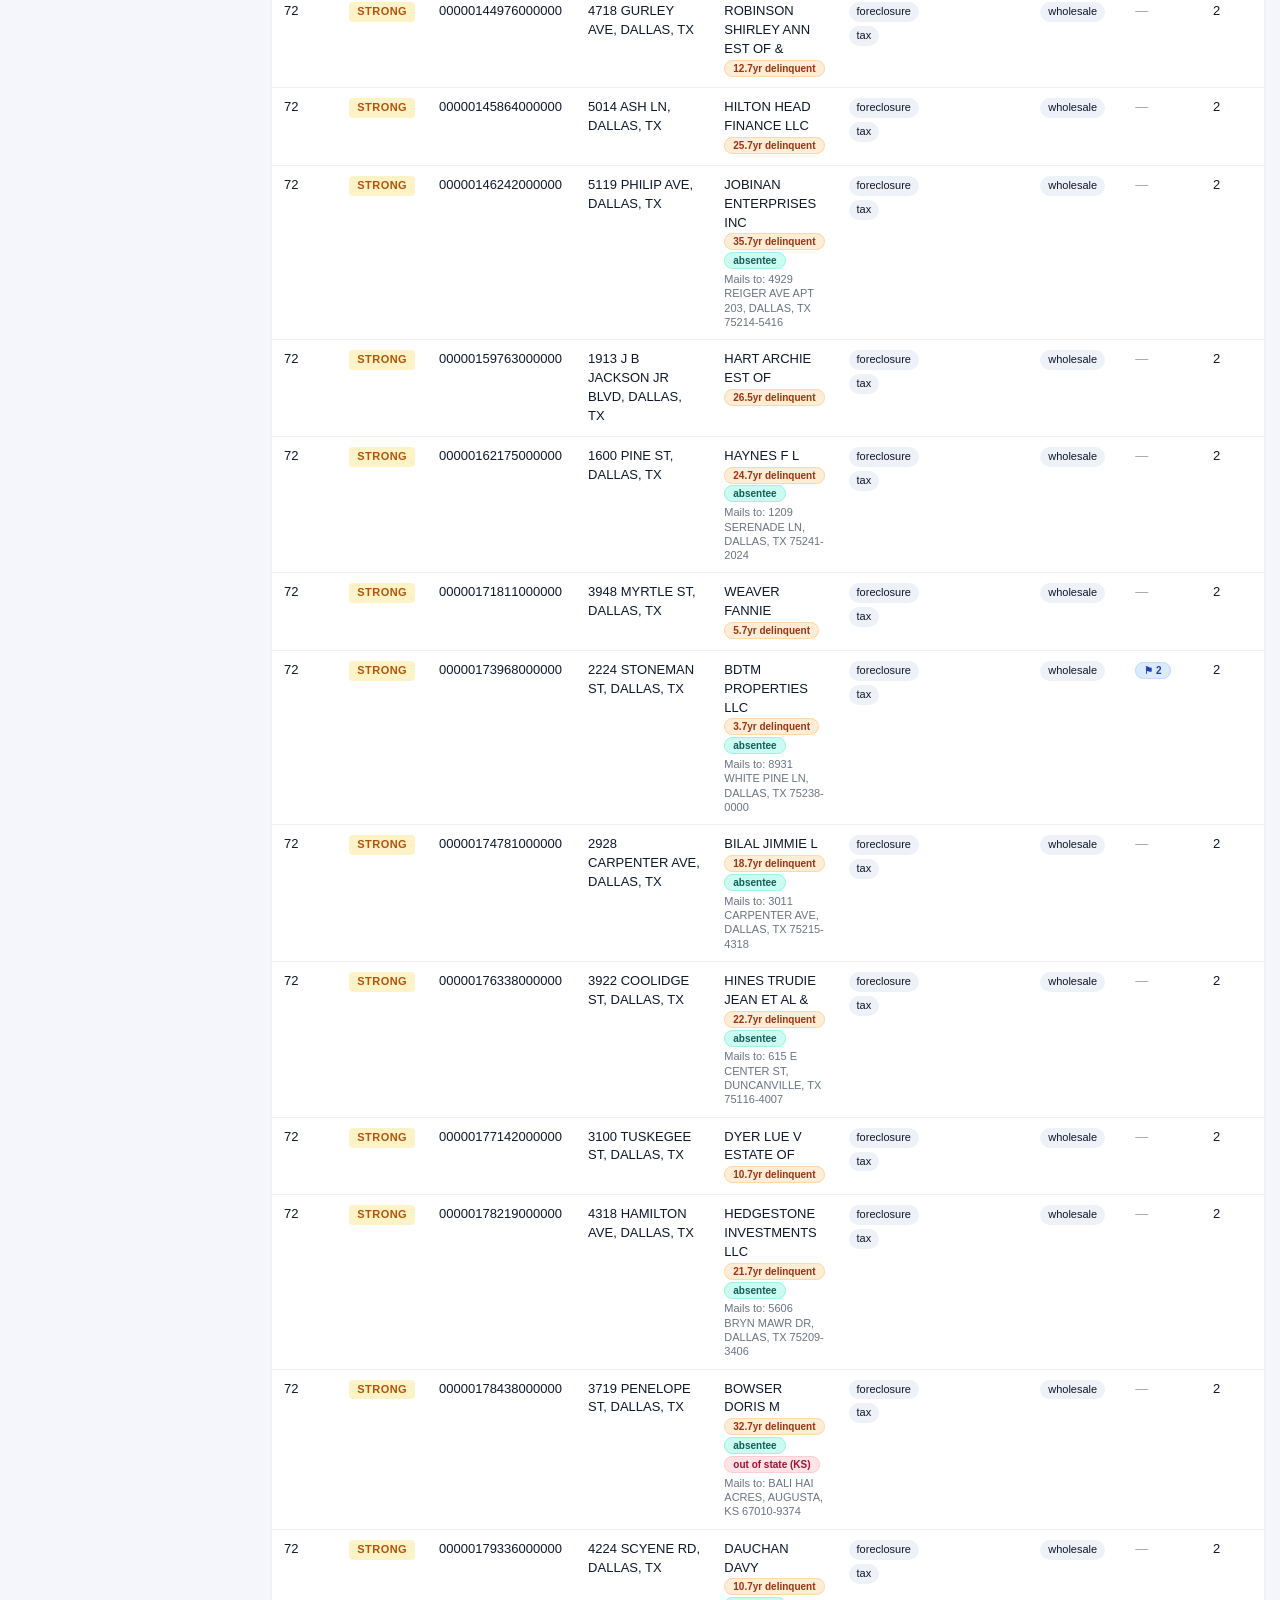
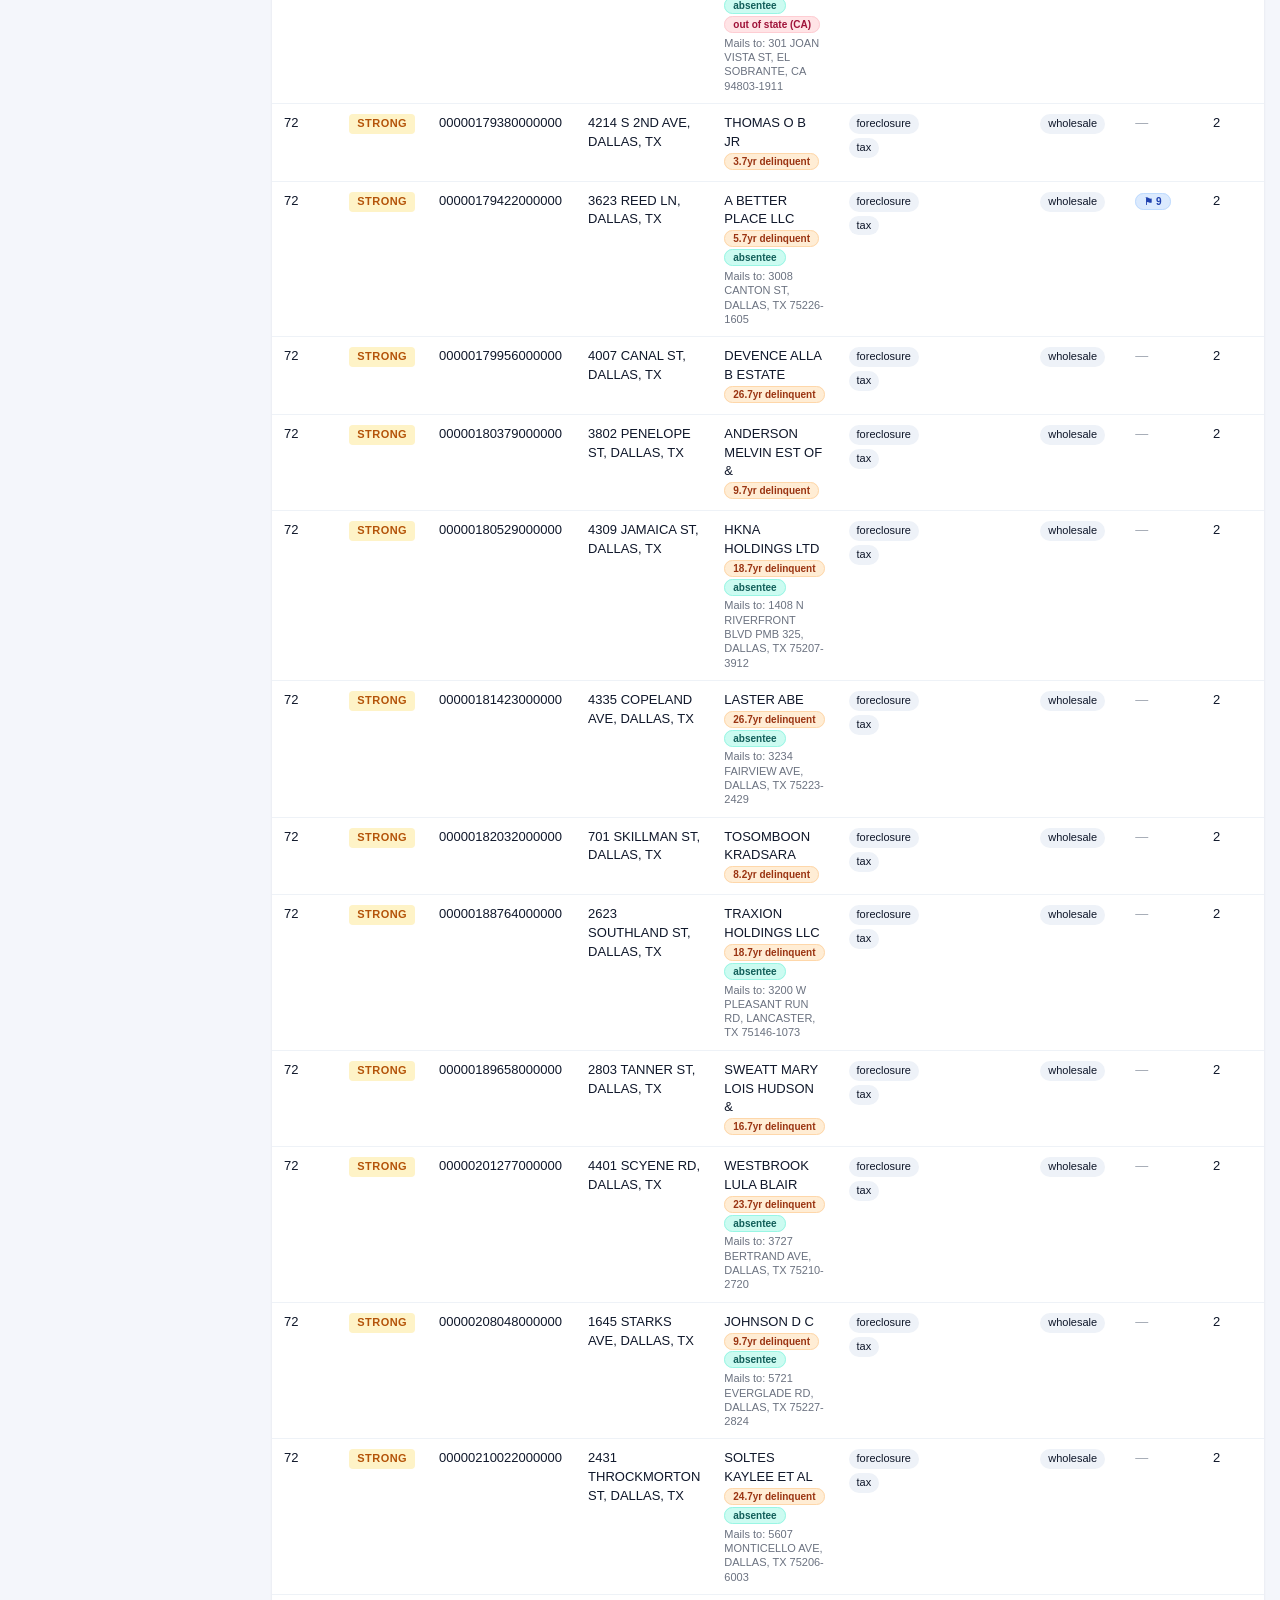
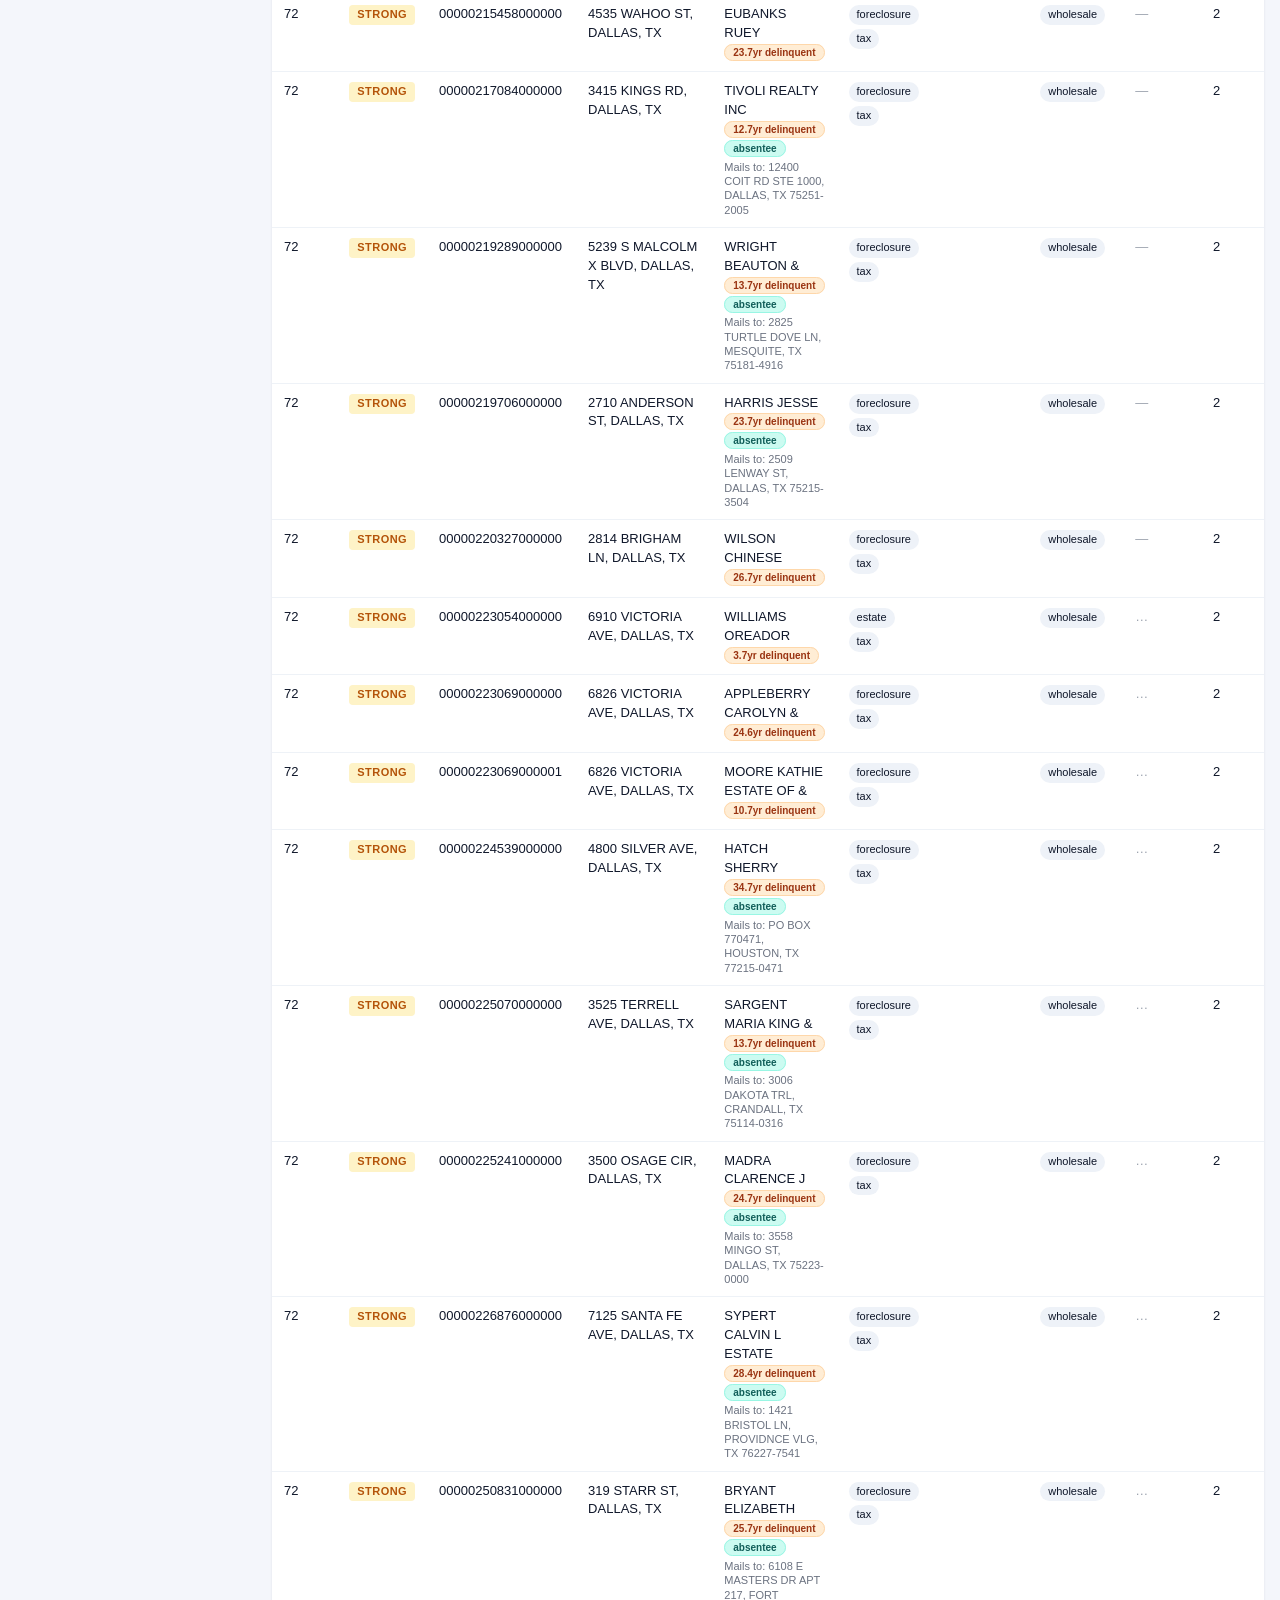
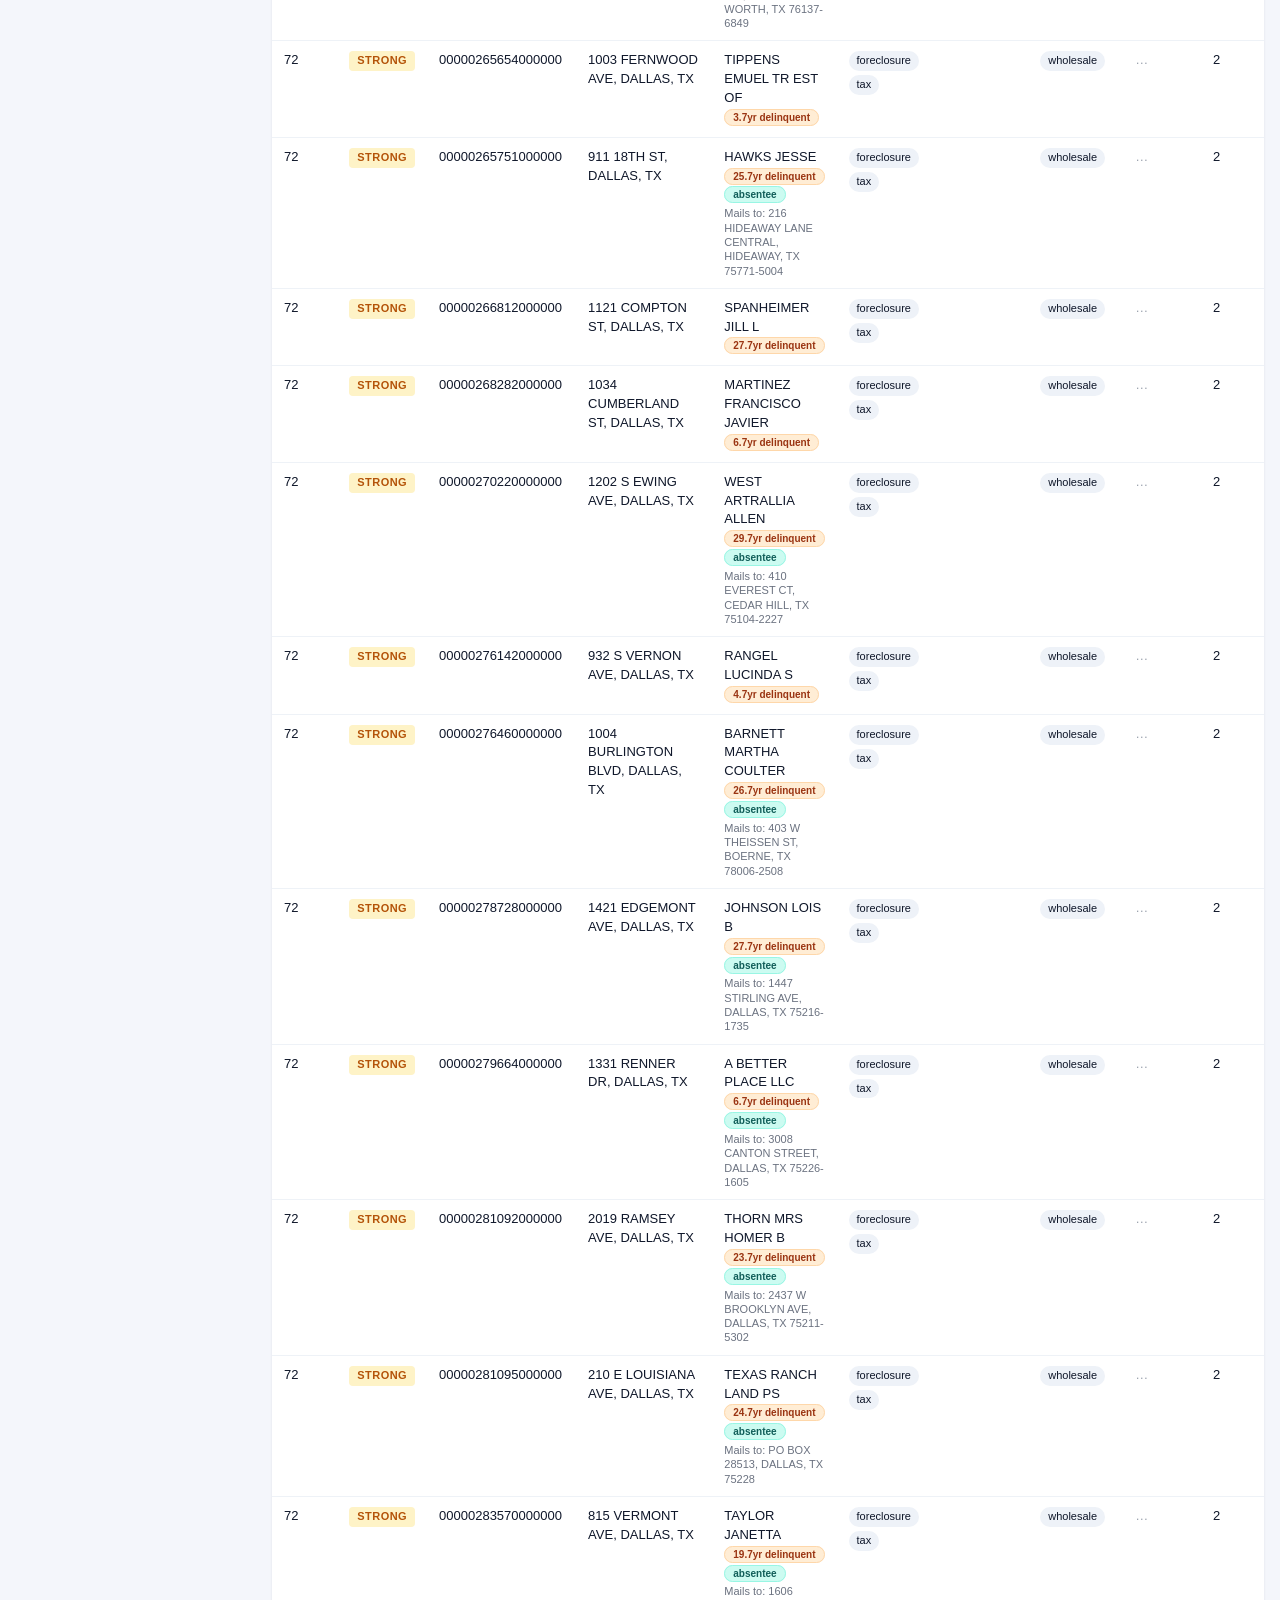
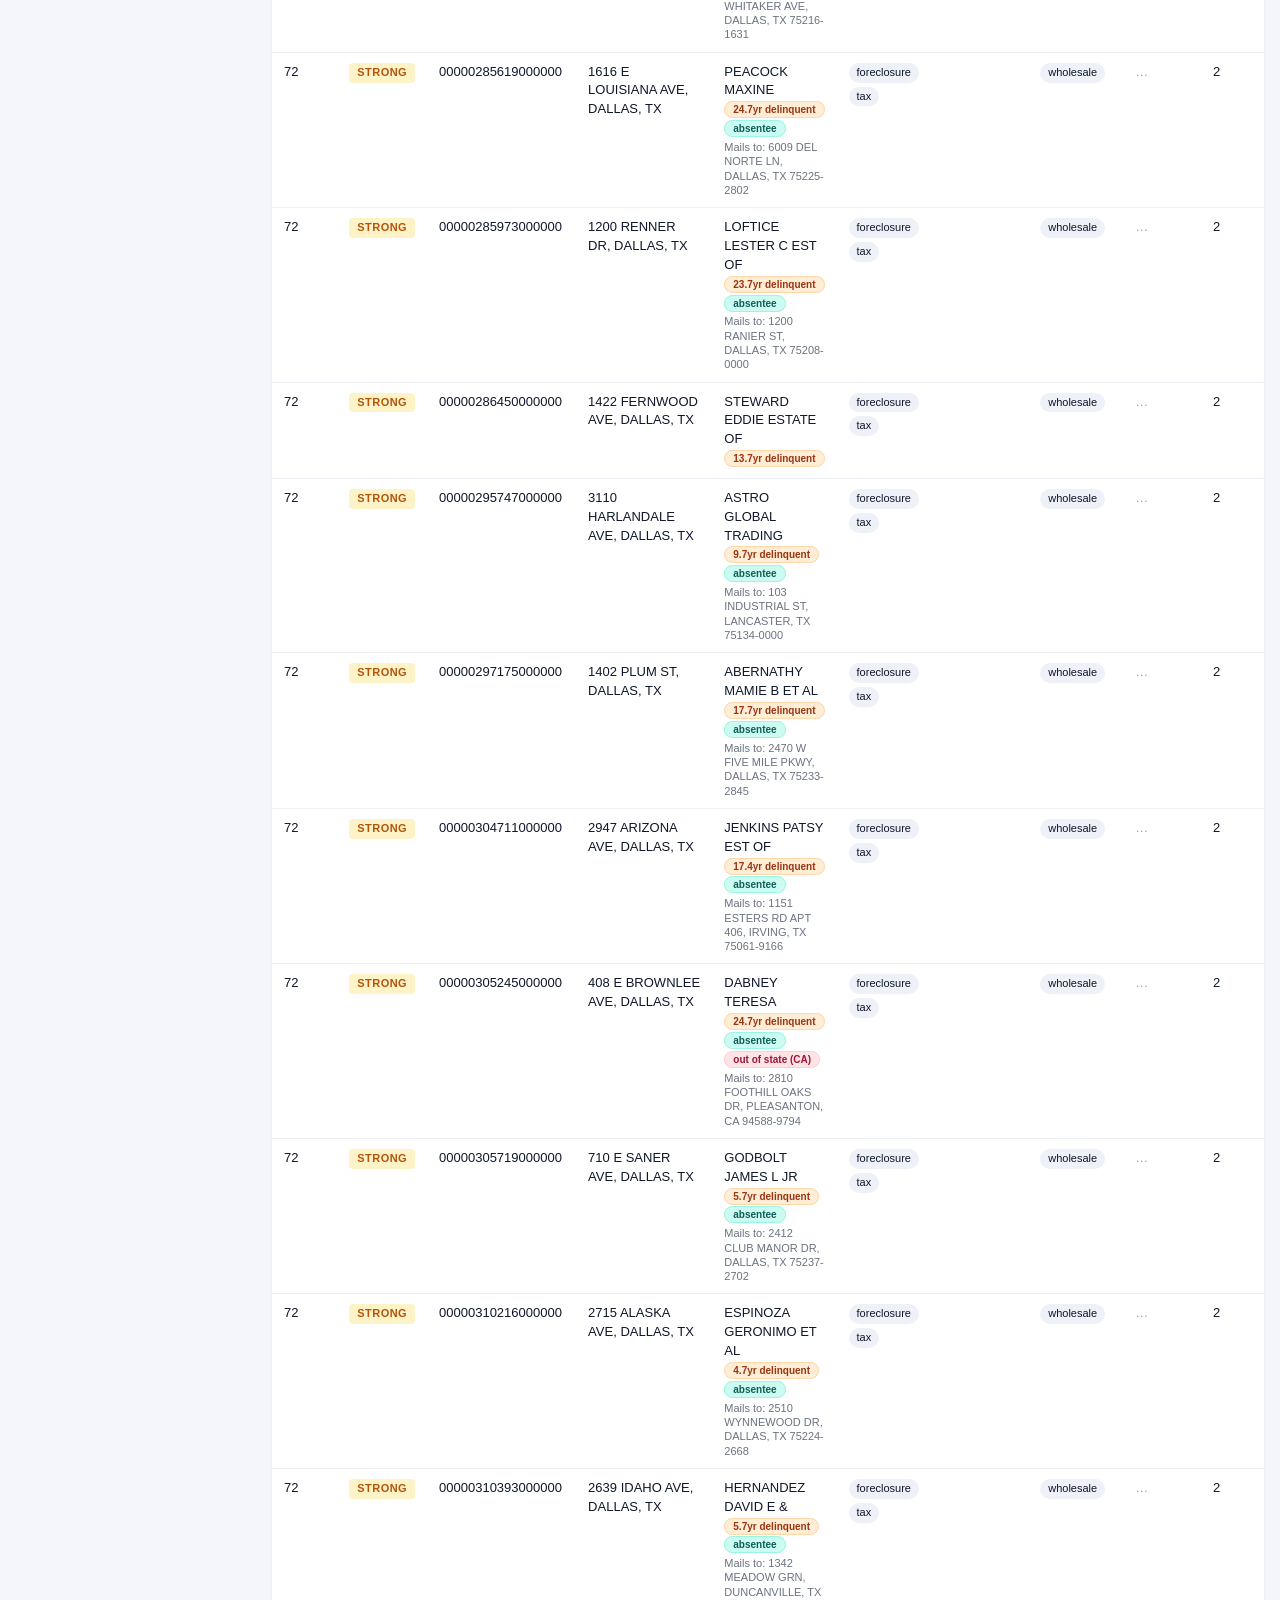
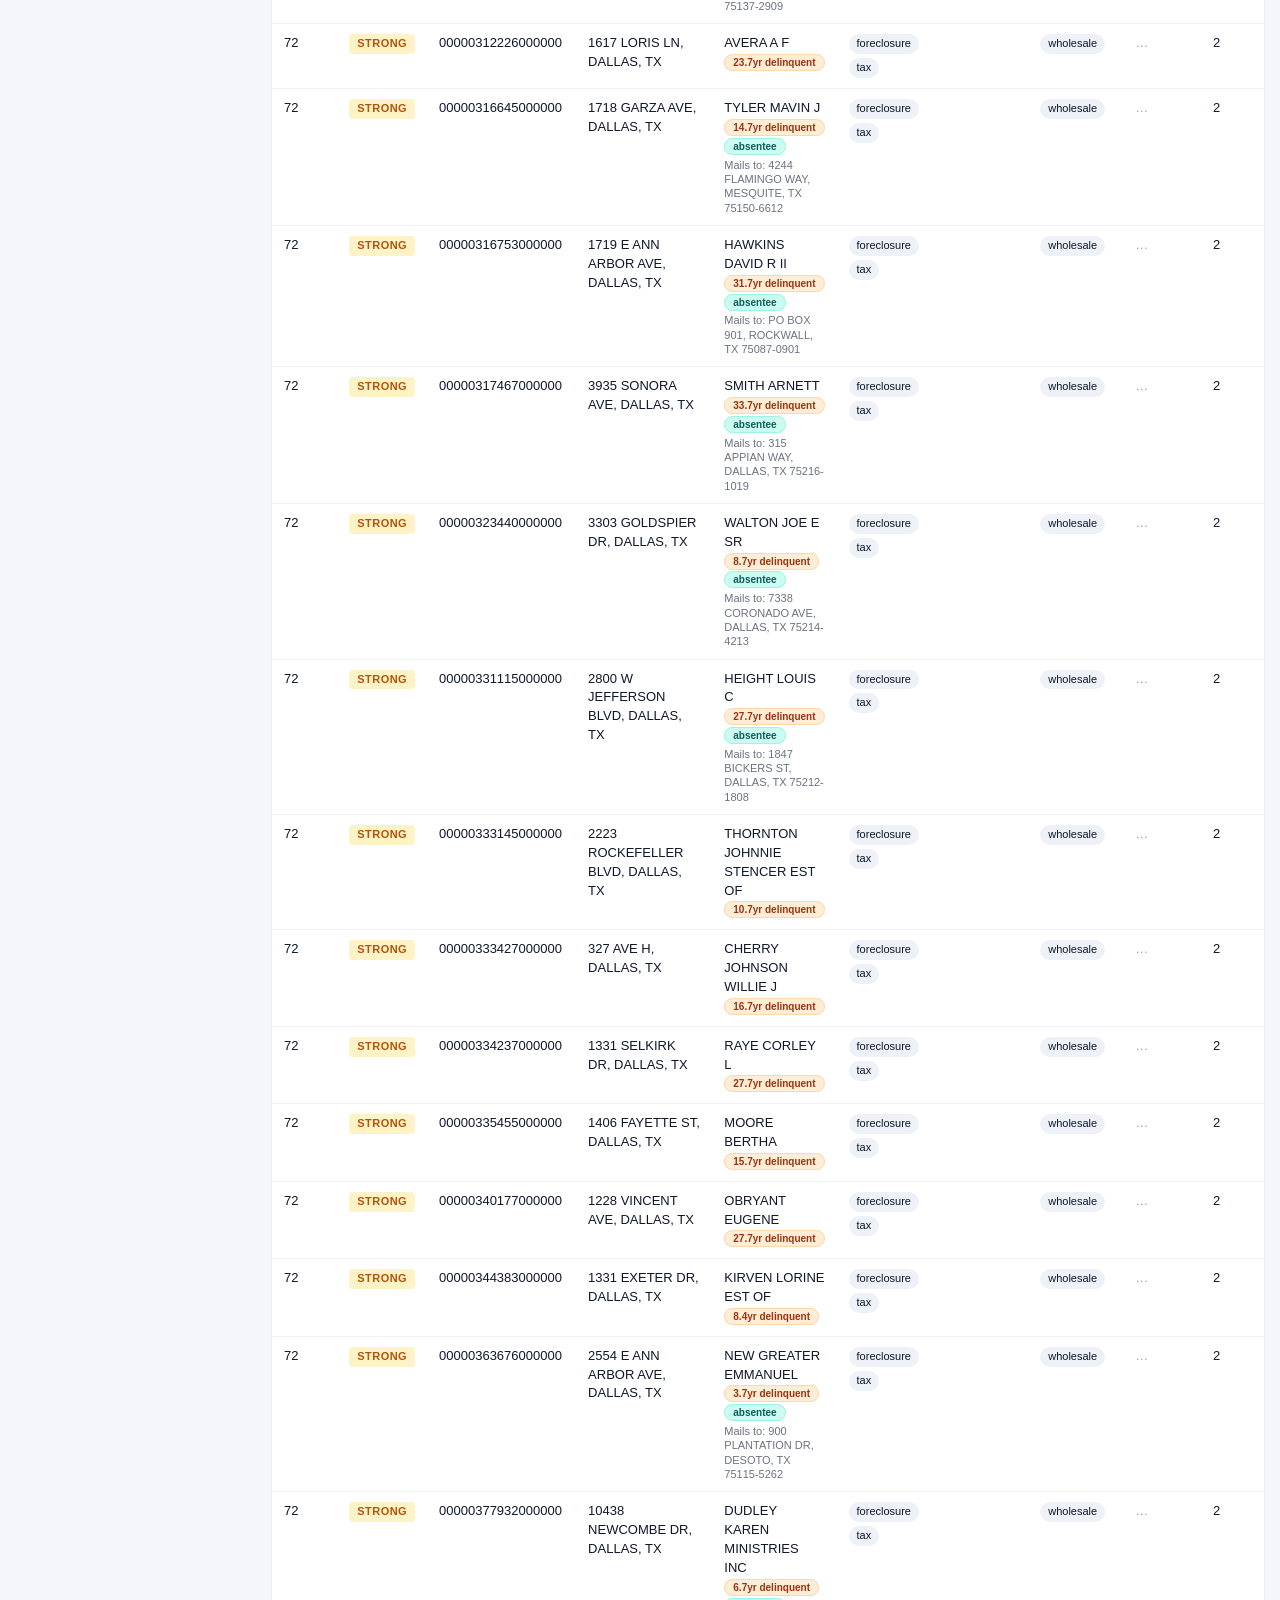
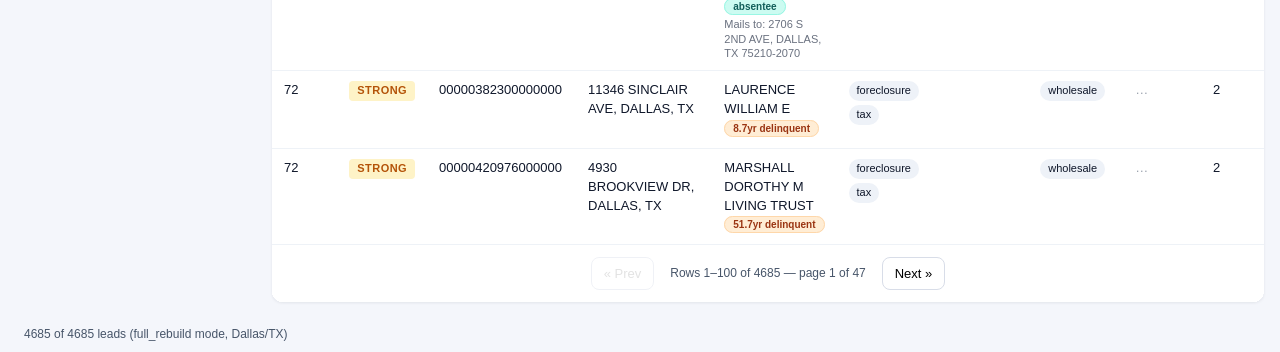
<file: dashboard/dallas_tx/index.html>
<!doctype html>
<html lang="en">
<head>
  <meta charset="utf-8" />
  <meta name="viewport" content="width=device-width, initial-scale=1" />
  <title>Distress Intelligence — Dallas TX</title>
  <link rel="stylesheet" href="../dashboard.css" />
</head>
<body data-ready="0" data-mode="loading">
  <header class="topbar">
    <div class="topbar-inner">
      <div class="brand">
        <span class="brand-title" id="brand-title">Distress Intelligence</span>
        <span class="brand-subtitle" id="brand-subtitle">Daily-refreshed real estate distress signals</span>
      </div>
      <div class="topbar-meta">
        <span class="meta-pill" id="build-label">FULL_BUILD</span>
        <span class="meta-pill" id="generated-at">—</span>
        <span class="meta-pill" id="view-mode-pill">CLIENT_VIEW</span>
      </div>
    </div>
  </header>

  <section class="status-banner" id="status-banner" hidden></section>

  <main class="layout">
    <aside class="filter-rail" id="filter-rail">
      <div class="rail-group">
        <h3 class="rail-heading">Score tier</h3>
        <div class="chip-group" id="chips-tier" data-axis="tier"></div>
      </div>
      <div class="rail-group">
        <h3 class="rail-heading">Lead type</h3>
        <div class="chip-group" id="chips-pattern" data-axis="pattern"></div>
      </div>
      <div class="rail-group" id="rail-doc-type" hidden>
        <h3 class="rail-heading">Lead subtype</h3>
        <p class="rail-hint" id="doc-type-hint">Select a lead type above to see subtypes</p>
        <div class="chip-group" id="chips-doc-type" data-axis="doc_type"></div>
      </div>
      <div class="rail-group">
        <h3 class="rail-heading">Attribute</h3>
        <div class="chip-group" id="chips-attribute" data-axis="attribute"></div>
      </div>
      <div class="rail-group">
        <h3 class="rail-heading">Deal path</h3>
        <div class="chip-group" id="chips-deal-path" data-axis="deal_path"></div>
      </div>
      <div class="rail-group">
        <h3 class="rail-heading">Stack depth</h3>
        <div class="chip-group" id="chips-stack-depth" data-axis="stack_depth"></div>
      </div>
      <div class="rail-group" id="rail-owner-location" hidden>
        <h3 class="rail-heading">Owner location</h3>
        <p class="rail-hint" id="owner-location-hint"></p>
        <div class="chip-group" id="chips-owner-location" data-axis="owner_location"></div>
      </div>

      <div class="rail-group" id="rail-years-delinquent" hidden>
        <h3 class="rail-heading">Years tax delinquent</h3>
        <label class="rail-field">
          Minimum
          <input type="number" id="min-years-delinquent" min="0" step="1" placeholder="Any" />
        </label>
      </div>

      <div class="rail-group" id="rail-related-records" hidden>
        <h3 class="rail-heading">Title Activity</h3>
        <p class="rail-hint" id="related-records-summary"></p>
        <div class="chip-group">
          <button class="chip" type="button" aria-pressed="false" data-related="found">Found</button>
          <button class="chip" type="button" aria-pressed="false" data-related="not_found">Not found</button>
        </div>
      </div>

      <div class="rail-group rail-actions">
        <button id="reset-filters" class="action-btn">Reset filters</button>
        <button id="toggle-view-mode" class="action-btn secondary">
          Switch to Operator View
        </button>
        <button id="csv-export" class="action-btn primary" data-testid="csv-export">
          Export CSV
        </button>
      </div>
    </aside>

    <section class="content">
      <div class="stat-tiles" id="stat-tiles" role="status"></div>
      <div class="precanned-views" id="precanned-views"></div>

      <div class="table-wrap" id="table-wrap">
        <table class="leads-table" id="leads-table" aria-label="Distress leads">
          <thead>
            <tr>
              <th data-sort="display_score">Score</th>
              <th data-sort="display_tier">Tier</th>
              <th data-sort="primary_parcel_id">Parcel</th>
              <th data-sort="display_address">Address</th>
              <th data-sort="display_owner">Owner</th>
              <th>Patterns</th>
              <th>Attributes</th>
              <th>Deal paths</th>
              <th data-sort="related_records_count">Title Activity</th>
              <th data-sort="stack_depth">Stack</th>
              <th data-sort="display_assessed_value">Assessed</th>
              <th data-sort="display_last_sale_price">Last sale</th>
              <th data-sort="expected_sale_date">Sale / event date</th>
              <th>Review flags</th>
              <th>Source</th>
              <th>Contact</th>
            </tr>
          </thead>
          <tbody id="leads-tbody"></tbody>
        </table>
        <p class="empty-state" id="empty-state" hidden>
          No leads match the current filter set.
        </p>
        <div class="table-pagination" id="table-pagination" hidden></div>
      </div>
    </section>
  </main>

  <footer class="footer">
    <span id="footer-counts">—</span>
    <span class="footer-spacer"></span>
    <a class="footer-link" id="repo-link" href="#" target="_blank" rel="noopener" hidden>repo</a>
  </footer>

  <script src="../dashboard.js" defer></script>
</body>
</html>
</file>
<file: dashboard/dashboard.css>
:root {
  --color-bg: #f4f6fb;
  --color-surface: #ffffff;
  --color-ink: #0f172a;
  --color-ink-muted: #475569;
  --color-border: #d8dde8;
  --color-accent: #3b82f6;
  --color-accent-strong: #1d4ed8;
  --tier-hot: #b91c1c;
  --tier-strong: #b45309;
  --tier-workable: #2563eb;
  --tier-low: #475569;
  --tier-archive: #94a3b8;
  --radius: 10px;
  --shadow: 0 1px 3px rgba(15, 23, 42, 0.08);
  font-family: -apple-system, BlinkMacSystemFont, "Segoe UI", Roboto, Helvetica, Arial, sans-serif;
}

* { box-sizing: border-box; }

body {
  margin: 0;
  background: var(--color-bg);
  color: var(--color-ink);
  font-size: 14px;
  line-height: 1.45;
}

.topbar {
  background: var(--color-ink);
  color: white;
  padding: 16px 24px;
  box-shadow: var(--shadow);
  position: sticky;
  top: 0;
  z-index: 10;
}

.topbar-inner {
  display: flex;
  align-items: center;
  justify-content: space-between;
  gap: 16px;
  flex-wrap: wrap;
}

.brand-title {
  font-size: 18px;
  font-weight: 600;
  display: block;
}

.brand-subtitle {
  font-size: 12px;
  color: #cbd5e1;
}

.topbar-meta {
  display: flex;
  gap: 8px;
  flex-wrap: wrap;
}

.meta-pill {
  background: rgba(255, 255, 255, 0.12);
  padding: 4px 10px;
  border-radius: 999px;
  font-size: 11px;
  font-weight: 500;
  letter-spacing: 0.02em;
}

.status-banner {
  background: #fef3c7;
  color: #78350f;
  padding: 8px 16px;
  font-size: 13px;
  border-bottom: 1px solid #fde68a;
}

.layout {
  display: grid;
  grid-template-columns: 240px 1fr;
  gap: 16px;
  padding: 16px;
  min-height: calc(100vh - 120px);
}

.filter-rail {
  background: var(--color-surface);
  border-radius: var(--radius);
  padding: 16px;
  box-shadow: var(--shadow);
  position: sticky;
  top: 80px;
  align-self: flex-start;
  max-height: calc(100vh - 100px);
  overflow-y: auto;
}

.rail-group { margin-bottom: 18px; }
.rail-heading {
  font-size: 11px;
  font-weight: 600;
  text-transform: uppercase;
  letter-spacing: 0.06em;
  color: var(--color-ink-muted);
  margin: 0 0 8px;
}

.rail-field {
  display: flex;
  align-items: center;
  gap: 8px;
  font-size: 12px;
  color: var(--color-ink-muted);
}
.rail-field input[type="number"] {
  width: 64px;
  padding: 4px 8px;
  border: 1px solid #d7dee8;
  border-radius: 6px;
  font-size: 13px;
  color: var(--color-ink);
}

.rail-hint {
  font-size: 11px;
  color: var(--color-ink-muted);
  margin: 0 0 8px;
  font-style: italic;
}

.chip-group { display: flex; flex-wrap: wrap; gap: 6px; }

.chip {
  background: #eef2f8;
  color: var(--color-ink);
  padding: 4px 10px;
  border-radius: 999px;
  font-size: 12px;
  cursor: pointer;
  border: 1px solid transparent;
  display: inline-flex;
  align-items: center;
  gap: 4px;
}

.chip:hover { background: #e0e7ff; }
.chip[aria-pressed="true"] {
  background: var(--color-accent);
  color: white;
  border-color: var(--color-accent-strong);
}

.chip-count {
  font-weight: 600;
  font-variant-numeric: tabular-nums;
}

.rail-actions { display: flex; flex-direction: column; gap: 8px; }

.action-btn {
  appearance: none;
  border: 1px solid var(--color-border);
  background: white;
  padding: 8px 12px;
  border-radius: 8px;
  font-size: 13px;
  cursor: pointer;
}
.action-btn:hover { background: #f8fafc; }
.action-btn.primary {
  background: var(--color-accent);
  color: white;
  border-color: var(--color-accent-strong);
}
.action-btn.primary:hover { background: var(--color-accent-strong); }
.action-btn.secondary { background: #e0e7ff; }

.content { min-width: 0; }

.stat-tiles {
  display: grid;
  grid-template-columns: repeat(auto-fit, minmax(140px, 1fr));
  gap: 12px;
  margin-bottom: 16px;
}

.tile {
  background: var(--color-surface);
  border-radius: var(--radius);
  padding: 12px 14px;
  box-shadow: var(--shadow);
  display: flex;
  flex-direction: column;
  gap: 4px;
}

.tile .tile-label {
  font-size: 11px;
  color: var(--color-ink-muted);
  text-transform: uppercase;
  letter-spacing: 0.05em;
}

.tile .tile-value {
  font-size: 22px;
  font-weight: 600;
  font-variant-numeric: tabular-nums;
}

.tile[data-tier="Hot"] .tile-value { color: var(--tier-hot); }
.tile[data-tier="Strong"] .tile-value { color: var(--tier-strong); }
.tile[data-tier="Workable"] .tile-value { color: var(--tier-workable); }
.tile[data-tier="Low"] .tile-value { color: var(--tier-low); }
.tile[data-tier="Archive"] .tile-value { color: var(--tier-archive); }

.precanned-views {
  display: flex;
  flex-wrap: wrap;
  gap: 8px;
  margin-bottom: 12px;
}

.precanned-views .pv-btn {
  background: var(--color-surface);
  border: 1px solid var(--color-border);
  padding: 6px 12px;
  border-radius: 999px;
  font-size: 12px;
  cursor: pointer;
}
.precanned-views .pv-btn[aria-pressed="true"] {
  background: var(--color-ink);
  color: white;
  border-color: var(--color-ink);
}

.table-wrap {
  background: var(--color-surface);
  border-radius: var(--radius);
  box-shadow: var(--shadow);
  overflow: auto;
}

.leads-table {
  width: 100%;
  border-collapse: collapse;
  font-size: 13px;
}

.leads-table thead th {
  background: #f1f5f9;
  text-align: left;
  padding: 10px 12px;
  font-weight: 600;
  font-size: 11px;
  color: var(--color-ink-muted);
  text-transform: uppercase;
  letter-spacing: 0.04em;
  border-bottom: 1px solid var(--color-border);
  position: sticky;
  top: 0;
  cursor: pointer;
}

.leads-table tbody td {
  padding: 10px 12px;
  border-bottom: 1px solid #eef2f7;
  vertical-align: top;
}

.leads-table tbody tr:hover { background: #f8fafc; }

.tier-badge {
  display: inline-block;
  padding: 2px 8px;
  border-radius: 4px;
  font-size: 11px;
  font-weight: 600;
  text-transform: uppercase;
  letter-spacing: 0.04em;
}

.tier-badge[data-tier="Hot"]      { background: #fee2e2; color: var(--tier-hot); }
.tier-badge[data-tier="Strong"]   { background: #fef3c7; color: var(--tier-strong); }
.tier-badge[data-tier="Workable"] { background: #dbeafe; color: var(--tier-workable); }
.tier-badge[data-tier="Low"]      { background: #e2e8f0; color: var(--tier-low); }
.tier-badge[data-tier="Archive"]  { background: #f1f5f9; color: var(--tier-archive); }

.cell-tags { display: flex; flex-wrap: wrap; gap: 4px; }
.cell-tag {
  background: #eef2f8;
  color: var(--color-ink);
  padding: 2px 8px;
  border-radius: 999px;
  font-size: 11px;
  white-space: nowrap;
}

.empty-state {
  text-align: center;
  padding: 32px;
  color: var(--color-ink-muted);
}

.table-pagination {
  display: flex;
  align-items: center;
  justify-content: center;
  gap: 16px;
  padding: 12px 24px;
  font-size: 12px;
  color: var(--color-ink-muted);
}
.table-pagination .action-btn:disabled {
  opacity: 0.4;
  cursor: not-allowed;
}
.pg-status { white-space: nowrap; }

.footer {
  display: flex;
  align-items: center;
  padding: 8px 24px;
  font-size: 12px;
  color: var(--color-ink-muted);
}

.footer-spacer { flex: 1; }
.footer-link { color: var(--color-accent); text-decoration: none; }

.review-required { background: #fff7ed; }
.review-required td:first-child::before {
  content: "⚠";
  margin-right: 4px;
  color: #c2410c;
}

.pending-badge {
  background: #fef3c7 !important;
  color: #92400e !important;
  border: 1px solid #fde68a;
  font-size: 10px;
}

.flag-tag {
  background: #fee2e2 !important;
  color: #991b1b !important;
  border: 1px solid #fecaca;
  font-size: 10px;
}

.heir-badge {
  background: #fce7f3 !important;
  color: #831843 !important;
  border: 1px solid #fbcfe8;
  font-size: 10px;
  font-weight: 600;
}

.trust-badge {
  background: #ede9fe !important;
  color: #5b21b6 !important;
  border: 1px solid #ddd6fe;
  font-size: 10px;
}

.years-delinquent-badge {
  background: #ffedd5 !important;
  color: #9a3412 !important;
  border: 1px solid #fed7aa;
  font-size: 10px;
  font-weight: 600;
}

.absentee-badge {
  background: #ccfbf1 !important;
  color: #115e59 !important;
  border: 1px solid #99f6e4;
  font-size: 10px;
  font-weight: 600;
}

.out-of-state-badge {
  background: #ffe4e6 !important;
  color: #9f1239 !important;
  border: 1px solid #fecdd3;
  font-size: 10px;
  font-weight: 600;
}

.owner-mailing {
  margin-top: 2px;
  font-size: 11px;
  color: #6b7280;
  line-height: 1.3;
}

.related-records-badge {
  background: #dbeafe !important;
  color: #1e40af !important;
  border: 1px solid #bfdbfe;
  font-size: 10px;
  font-weight: 600;
  cursor: help;
}

.cell-muted {
  color: #9ca3af;
  cursor: help;
}

.contact-executor {
  font-size: 11px;
  color: #1e3a5f;
  white-space: nowrap;
}
.contact-addr {
  font-size: 11px;
  color: #374151;
  margin-top: 2px;
}
.contact-confirmed {
  color: #059669;
  font-weight: 700;
}
.contact-unverified {
  color: #6b7280;
  font-style: italic;
}

/* Operator View shows additional metadata */
body[data-mode="operator"] .leads-table .operator-only,
body[data-mode="operator"] .filter-rail .operator-only {
  display: initial;
}

body[data-mode="client"] .operator-only { display: none; }

body[data-ready="0"] .content { opacity: 0.4; pointer-events: none; }
</file>
